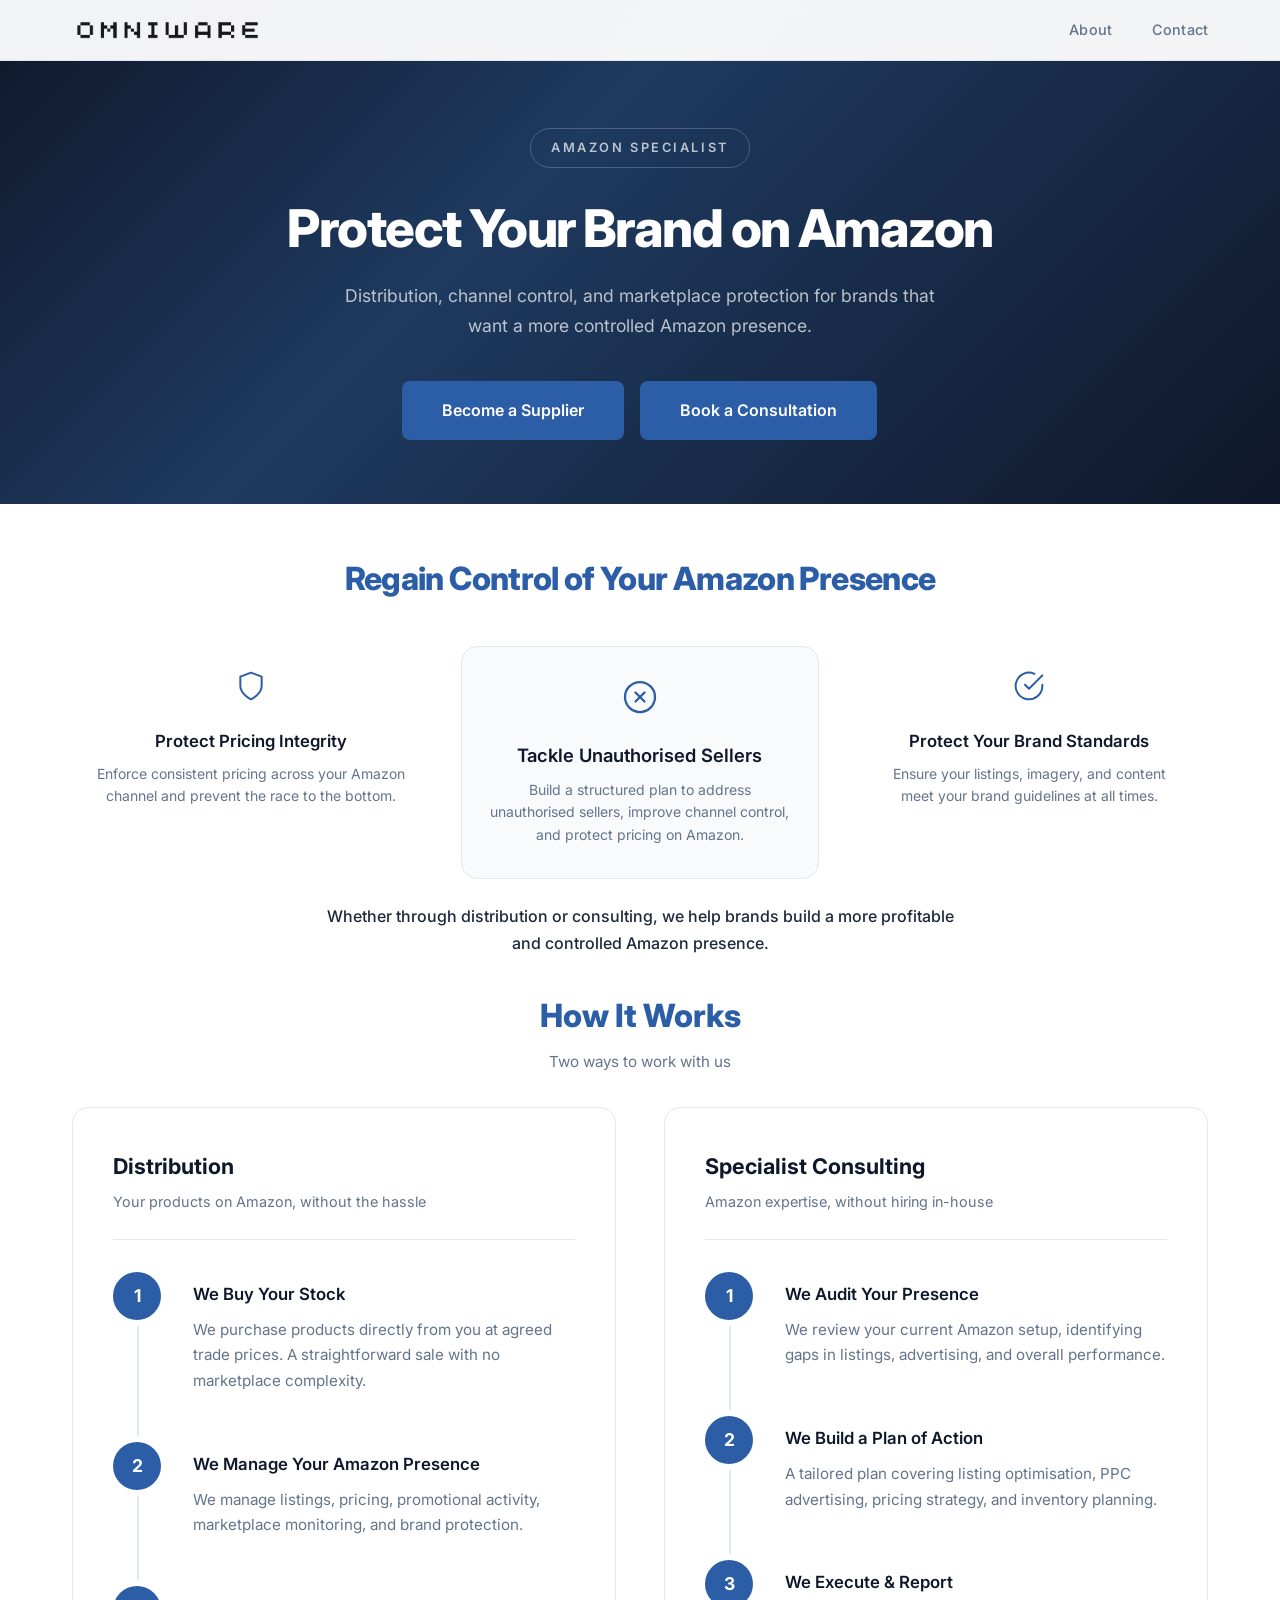
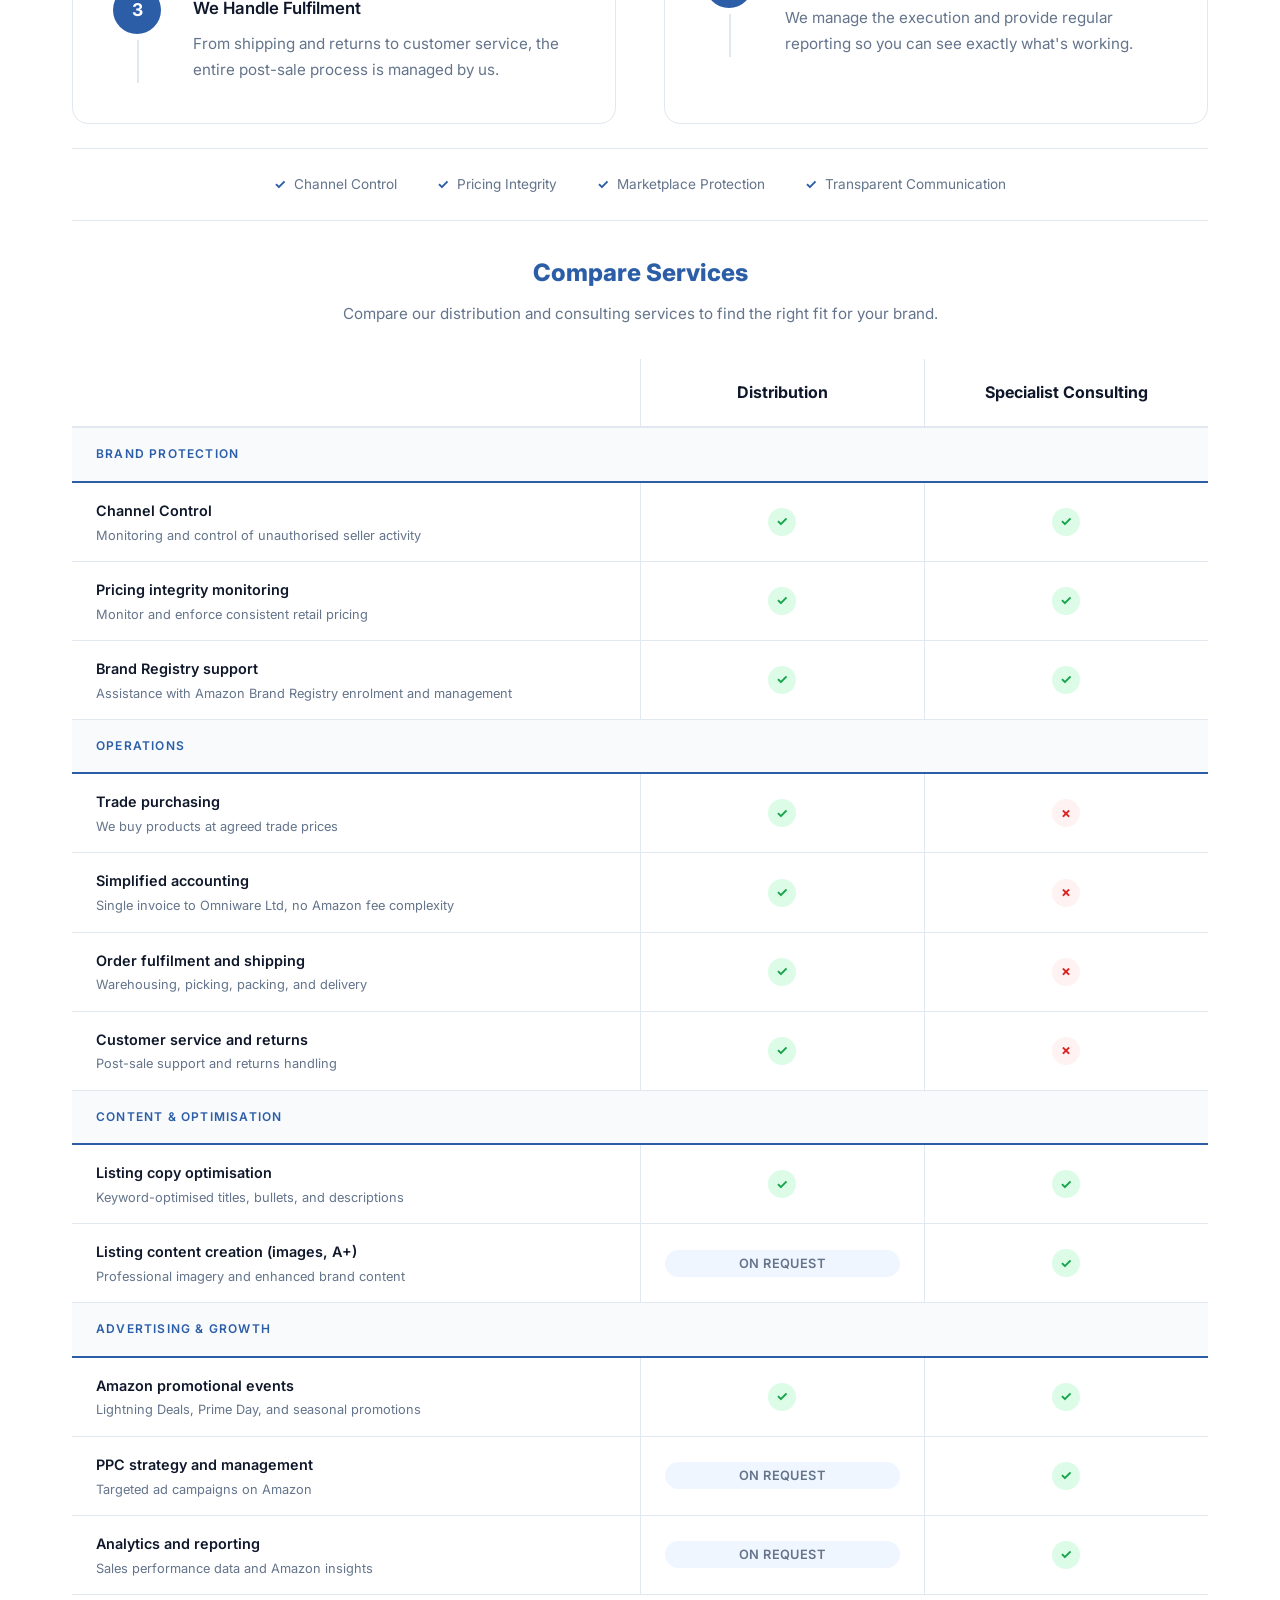
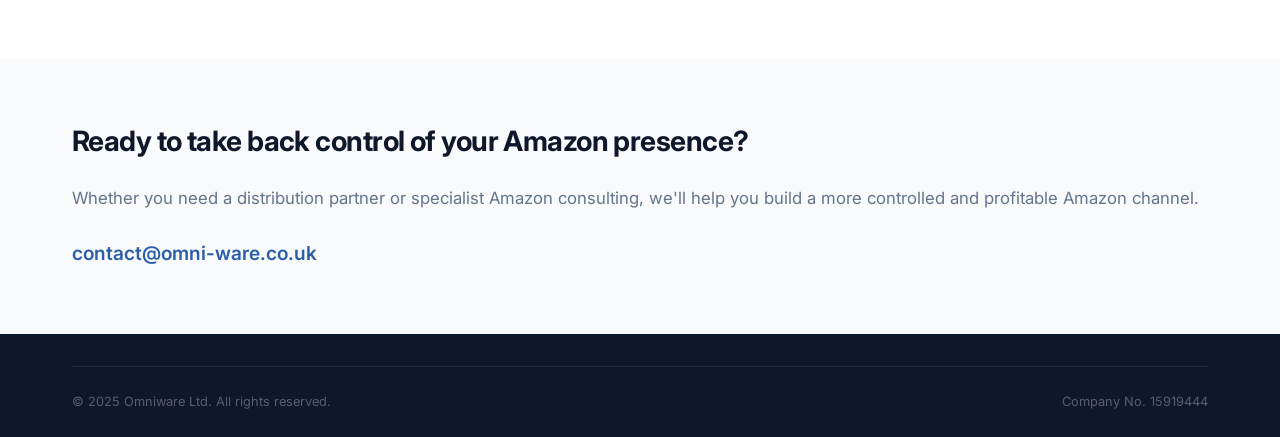
<file: index.html>
<!DOCTYPE html>
<html lang="en">
<head>
    <meta charset="UTF-8">
    <meta name="viewport" content="width=device-width, initial-scale=1.0">
    <meta name="description" content="Amazon distribution, channel control, marketplace protection and consulting services for brands looking to build a more controlled Amazon presence.">
    <title>Amazon Distribution &amp; Consulting Services | Omniware</title>
    <link rel="preconnect" href="https://fonts.googleapis.com">
    <link rel="preconnect" href="https://fonts.gstatic.com" crossorigin>
    <link href="https://fonts.googleapis.com/css2?family=Inter:wght@400;500;600;700;800&display=swap" rel="stylesheet">
    <link rel="stylesheet" href="styles.css">
    <script async src="https://www.googletagmanager.com/gtag/js?id=G-SCEK3YVJZV"></script>
    <script>
      window.dataLayer = window.dataLayer || [];
      function gtag(){dataLayer.push(arguments);}
      gtag('js', new Date());
      gtag('config', 'G-SCEK3YVJZV');
    </script>
</head>
<body>
    <header>
        <nav>
            <a href="index.html" class="logo"><img src="Logo.png" alt="Omniware"></a>
            <button class="nav-toggle" aria-label="Menu" onclick="document.querySelector('.nav-links').classList.toggle('nav-open')">
                <span></span><span></span><span></span>
            </button>
            <ul class="nav-links">
                <li><a href="about.html">About</a></li>
                <li><a href="#contact">Contact</a></li>
            </ul>
        </nav>
    </header>

    <main>
        <section class="hero">
            <div class="hero-overlay"></div>
            <div class="hero-content">
                <p class="hero-established">Amazon Specialist</p>
                <h1>Protect Your Brand on Amazon</h1>
                <p class="hero-sub">Distribution, channel control, and marketplace protection for brands that want a more controlled Amazon presence.</p>
                <div class="hero-buttons">
                    <a href="#contact" class="hero-cta">Become a Supplier</a>
                    <a href="#contact" class="hero-cta">Book a Consultation</a>
                </div>
            </div>
        </section>

        <section id="how-it-works" class="how-it-works">
            <div class="section-inner">
                <div class="section-header">
                    <p class="section-label">Regain Control of Your Amazon Presence</p>
                </div>
                <div class="control-section">
                    <div class="control-grid">
                        <div class="control-item">
                            <svg width="32" height="32" viewBox="0 0 24 24" fill="none" stroke="currentColor" stroke-width="1.5" stroke-linecap="round" stroke-linejoin="round"><path d="M12 22s8-4 8-10V5l-8-3-8 3v7c0 6 8 10 8 10z"/></svg>
                            <h4>Protect Pricing Integrity</h4>
                            <p>Enforce consistent pricing across your Amazon channel and prevent the race to the bottom.</p>
                        </div>
                        <div class="control-item control-item-primary">
                            <svg width="36" height="36" viewBox="0 0 24 24" fill="none" stroke="currentColor" stroke-width="1.5" stroke-linecap="round" stroke-linejoin="round"><circle cx="12" cy="12" r="10"/><line x1="15" y1="9" x2="9" y2="15"/><line x1="9" y1="9" x2="15" y2="15"/></svg>
                            <h4>Tackle Unauthorised Sellers</h4>
                            <p>Build a structured plan to address unauthorised sellers, improve channel control, and protect pricing on Amazon.</p>
                        </div>
                        <div class="control-item">
                            <svg width="32" height="32" viewBox="0 0 24 24" fill="none" stroke="currentColor" stroke-width="1.5" stroke-linecap="round" stroke-linejoin="round"><path d="M22 11.08V12a10 10 0 1 1-5.93-9.14"/><polyline points="22 4 12 14.01 9 11.01"/></svg>
                            <h4>Protect Your Brand Standards</h4>
                            <p>Ensure your listings, imagery, and content meet your brand guidelines at all times.</p>
                        </div>
                    </div>
                    <p class="control-footer">Whether through distribution or consulting, we help brands build a more profitable and controlled Amazon presence.</p>
                </div>
                <div class="how-it-works-sub">
                    <h3>How It Works</h3>
                    <p>Two ways to work with us</p>
                </div>
                <div class="two-track">
                    <div class="track">
                        <div class="track-header">
                            <h3>Distribution</h3>
                            <p class="track-subtitle">Your products on Amazon, without the hassle</p>
                        </div>
                        <div class="roadmap">
                            <div class="roadmap-line"></div>
                            <div class="roadmap-step">
                                <div class="roadmap-marker"><span class="step-number">1</span></div>
                                <div class="roadmap-content">
                                    <h4>We Buy Your Stock</h4>
                                    <p>We purchase products directly from you at agreed trade prices. A straightforward sale with no marketplace complexity.</p>
                                </div>
                            </div>
                            <div class="roadmap-step">
                                <div class="roadmap-marker"><span class="step-number">2</span></div>
                                <div class="roadmap-content">
                                    <h4>We Manage Your Amazon Presence</h4>
                                    <p>We manage listings, pricing, promotional activity, marketplace monitoring, and brand protection.</p>
                                </div>
                            </div>
                            <div class="roadmap-step">
                                <div class="roadmap-marker"><span class="step-number">3</span></div>
                                <div class="roadmap-content">
                                    <h4>We Handle Fulfilment</h4>
                                    <p>From shipping and returns to customer service, the entire post-sale process is managed by us.</p>
                                </div>
                            </div>
                        </div>
                    </div>
                    <div class="track">
                        <div class="track-header">
                            <h3>Specialist Consulting</h3>
                            <p class="track-subtitle">Amazon expertise, without hiring in-house</p>
                        </div>
                        <div class="roadmap">
                            <div class="roadmap-line"></div>
                            <div class="roadmap-step">
                                <div class="roadmap-marker"><span class="step-number">1</span></div>
                                <div class="roadmap-content">
                                    <h4>We Audit Your Presence</h4>
                                    <p>We review your current Amazon setup, identifying gaps in listings, advertising, and overall performance.</p>
                                </div>
                            </div>
                            <div class="roadmap-step">
                                <div class="roadmap-marker"><span class="step-number">2</span></div>
                                <div class="roadmap-content">
                                    <h4>We Build a Plan of Action</h4>
                                    <p>A tailored plan covering listing optimisation, PPC advertising, pricing strategy, and inventory planning.</p>
                                </div>
                            </div>
                            <div class="roadmap-step">
                                <div class="roadmap-marker"><span class="step-number">3</span></div>
                                <div class="roadmap-content">
                                    <h4>We Execute &amp; Report</h4>
                                    <p>We manage the execution and provide regular reporting so you can see exactly what's working.</p>
                                </div>
                            </div>
                        </div>
                    </div>
                </div>

                <div class="trust-bar">
                    <div class="trust-bar-items">
                        <span>Channel Control</span>
                        <span>Pricing Integrity</span>
                        <span>Marketplace Protection</span>
                        <span>Transparent Communication</span>
                    </div>
                </div>

                <div class="table-intro">
                    <h3>Compare Services</h3>
                    <p>Compare our distribution and consulting services to find the right fit for your brand.</p>
                </div>

                <div class="comparison-table-wrapper">
                    <table class="comparison-table">
                        <thead>
                            <tr>
                                <th></th>
                                <th>Distribution</th>
                                <th><span class="th-full">Specialist Consulting</span><span class="th-short">Consulting</span></th>
                            </tr>
                        </thead>
                        <tbody>
                            <tr class="comparison-group">
                                <td colspan="3">Brand Protection</td>
                            </tr>
                            <tr>
                                <td>
                                    <strong>Channel Control</strong>
                                    <span>Monitoring and control of unauthorised seller activity</span>
                                </td>
                                <td><span class="check">✓</span></td>
                                <td><span class="check">✓</span></td>
                            </tr>
                            <tr>
                                <td>
                                    <strong>Pricing integrity monitoring</strong>
                                    <span>Monitor and enforce consistent retail pricing</span>
                                </td>
                                <td><span class="check">✓</span></td>
                                <td><span class="check">✓</span></td>
                            </tr>
                            <tr>
                                <td>
                                    <strong>Brand Registry support</strong>
                                    <span>Assistance with Amazon Brand Registry enrolment and management</span>
                                </td>
                                <td><span class="check">✓</span></td>
                                <td><span class="check">✓</span></td>
                            </tr>
                            <tr class="comparison-group">
                                <td colspan="3">Operations</td>
                            </tr>
                            <tr>
                                <td>
                                    <strong>Trade purchasing</strong>
                                    <span>We buy products at agreed trade prices</span>
                                </td>
                                <td><span class="check">✓</span></td>
                                <td><span class="cross">✗</span></td>
                            </tr>
                            <tr>
                                <td>
                                    <strong>Simplified accounting</strong>
                                    <span>Single invoice to Omniware Ltd, no Amazon fee complexity</span>
                                </td>
                                <td><span class="check">✓</span></td>
                                <td><span class="cross">✗</span></td>
                            </tr>
                            <tr>
                                <td>
                                    <strong>Order fulfilment and shipping</strong>
                                    <span>Warehousing, picking, packing, and delivery</span>
                                </td>
                                <td><span class="check">✓</span></td>
                                <td><span class="cross">✗</span></td>
                            </tr>
                            <tr>
                                <td>
                                    <strong>Customer service and returns</strong>
                                    <span>Post-sale support and returns handling</span>
                                </td>
                                <td><span class="check">✓</span></td>
                                <td><span class="cross">✗</span></td>
                            </tr>
                            <tr class="comparison-group">
                                <td colspan="3">Content &amp; Optimisation</td>
                            </tr>
                            <tr>
                                <td>
                                    <strong>Listing copy optimisation</strong>
                                    <span>Keyword-optimised titles, bullets, and descriptions</span>
                                </td>
                                <td><span class="check">✓</span></td>
                                <td><span class="check">✓</span></td>
                            </tr>
                            <tr>
                                <td>
                                    <strong>Listing content creation (images, A+)</strong>
                                    <span>Professional imagery and enhanced brand content</span>
                                </td>
                                <td><span class="on-request" onclick="document.getElementById('info-modal').style.display='flex'" ontouchend="event.preventDefault();document.getElementById('info-modal').style.display='flex'" title="Available on request">On request</span></td>
                                <td><span class="check">✓</span></td>
                            </tr>
                            <tr class="comparison-group">
                                <td colspan="3">Advertising &amp; Growth</td>
                            </tr>
                            <tr>
                                <td>
                                    <strong>Amazon promotional events</strong>
                                    <span>Lightning Deals, Prime Day, and seasonal promotions</span>
                                </td>
                                <td><span class="check">✓</span></td>
                                <td><span class="check">✓</span></td>
                            </tr>
                            <tr>
                                <td>
                                    <strong>PPC strategy and management</strong>
                                    <span>Targeted ad campaigns on Amazon</span>
                                </td>
                                <td><span class="on-request" onclick="document.getElementById('info-modal').style.display='flex'" ontouchend="event.preventDefault();document.getElementById('info-modal').style.display='flex'" title="Available on request">On request</span></td>
                                <td><span class="check">✓</span></td>
                            </tr>
                            <tr>
                                <td>
                                    <strong>Analytics and reporting</strong>
                                    <span>Sales performance data and Amazon insights</span>
                                </td>
                                <td><span class="on-request" onclick="document.getElementById('info-modal').style.display='flex'" ontouchend="event.preventDefault();document.getElementById('info-modal').style.display='flex'" title="Available on request">On request</span></td>
                                <td><span class="check">✓</span></td>
                            </tr>
                        </tbody>
                    </table>
                </div>
            </div>
        </section>



        <section id="contact" class="contact">
            <div class="section-inner">
                <div class="contact-centered">
                    <h2>Ready to take back control of your Amazon presence?</h2>
                    <p>Whether you need a distribution partner or specialist Amazon consulting, we'll help you build a more controlled and profitable Amazon channel.</p>
                    <a href="mailto:contact@omni-ware.co.uk" class="contact-email">contact@omni-ware.co.uk</a>
                </div>
            </div>
        </section>
    </main>

    <footer>
        <div class="footer-inner">
            <div class="footer-bottom">
                <p>&copy; 2025 Omniware Ltd. All rights reserved.</p>
                <p>Company No. 15919444</p>
            </div>
        </div>
    </footer>
    <div id="info-modal" class="info-modal" onclick="this.style.display='none'" style="display:none;">
        <div class="info-modal-content" onclick="event.stopPropagation()">
            <p>Available on request</p>
            <p class="info-modal-sub">This service is not included as standard but can be discussed as part of a tailored partnership.</p>
            <button onclick="document.getElementById('info-modal').style.display='none'">Close</button>
        </div>
    </div>
</body>
</html>
</file>
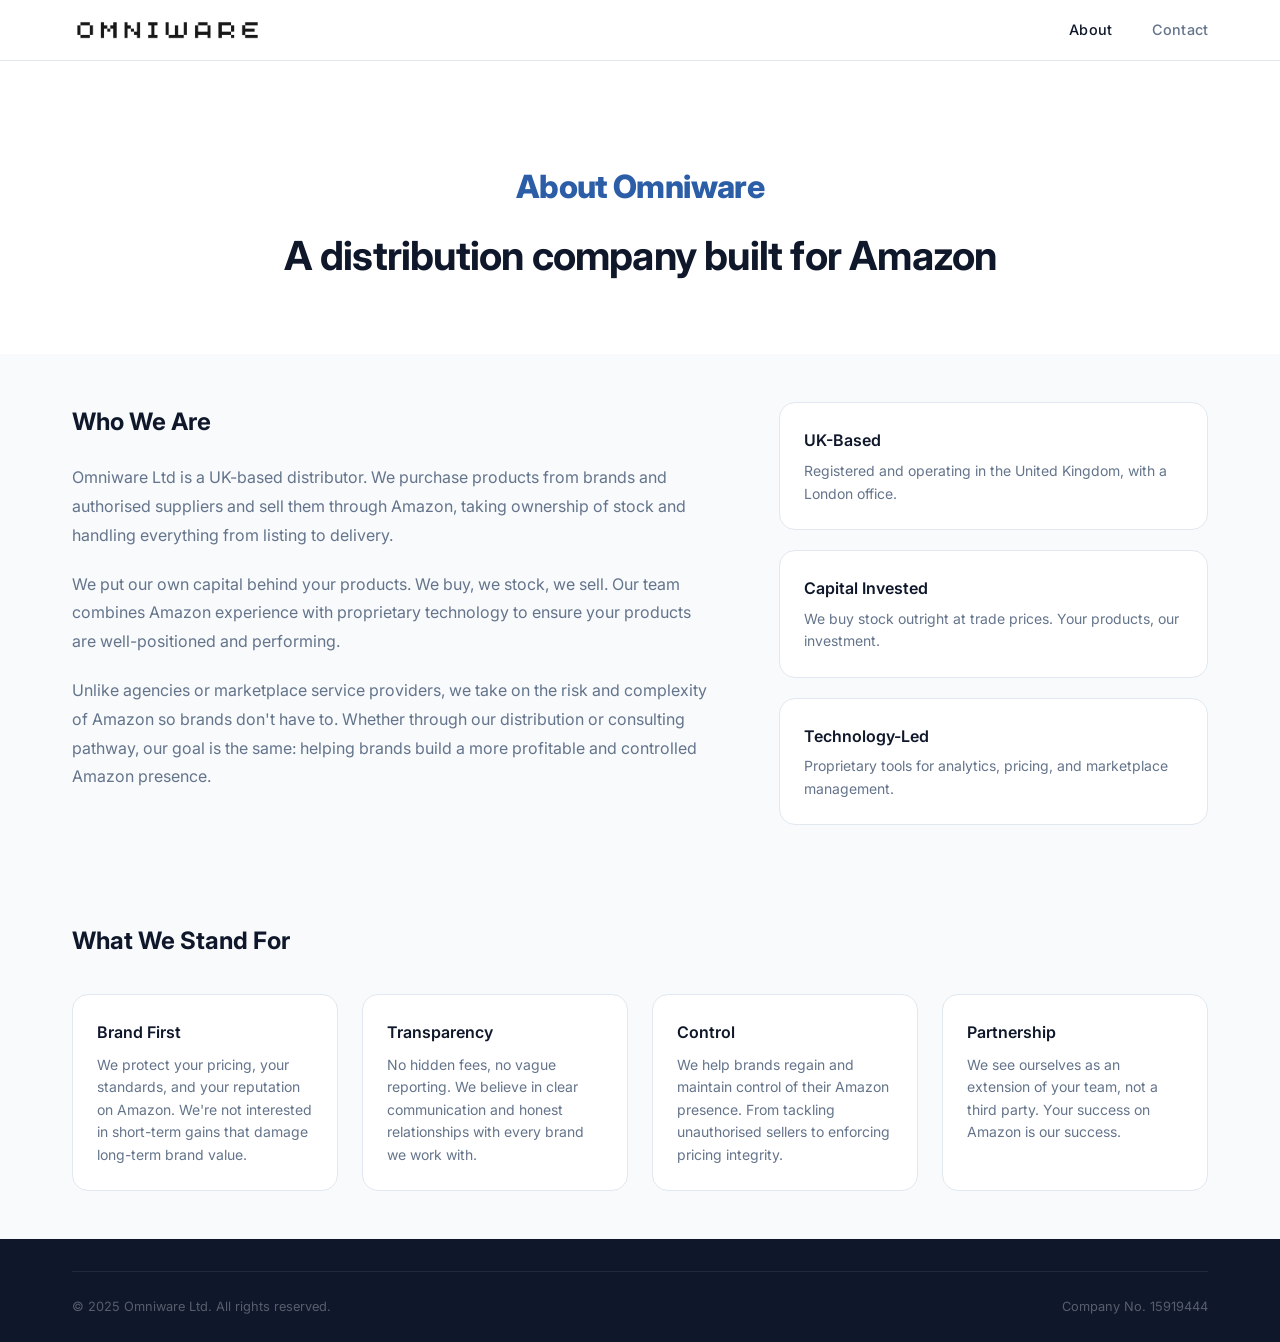
<file: about.html>
<!DOCTYPE html>
<html lang="en">
<head>
    <meta charset="UTF-8">
    <meta name="viewport" content="width=device-width, initial-scale=1.0">
    <meta name="description" content="About Omniware Ltd — Amazon distribution, channel control, and consulting services for brands looking to build a more controlled Amazon presence.">
    <title>About Us | Omniware Ltd</title>
    <link rel="preconnect" href="https://fonts.googleapis.com">
    <link rel="preconnect" href="https://fonts.gstatic.com" crossorigin>
    <link href="https://fonts.googleapis.com/css2?family=Inter:wght@400;500;600;700;800&display=swap" rel="stylesheet">
    <link rel="stylesheet" href="styles.css">
    <script async src="https://www.googletagmanager.com/gtag/js?id=G-SCEK3YVJZV"></script>
    <script>
      window.dataLayer = window.dataLayer || [];
      function gtag(){dataLayer.push(arguments);}
      gtag('js', new Date());
      gtag('config', 'G-SCEK3YVJZV');
    </script>
</head>
<body>
    <header>
        <nav>
            <a href="index.html" class="logo"><img src="Logo.png" alt="Omniware"></a>
            <button class="nav-toggle" aria-label="Menu" onclick="document.querySelector('.nav-links').classList.toggle('nav-open')">
                <span></span><span></span><span></span>
            </button>
            <ul class="nav-links">
                <li><a href="about.html" class="nav-active">About</a></li>
                <li><a href="index.html#contact">Contact</a></li>
            </ul>
        </nav>
    </header>

    <main>
        <section class="about-hero">
            <div class="section-inner">
                <p class="section-label">About Omniware</p>
                <h1>A distribution company built for Amazon</h1>
            </div>
        </section>

        <section class="about-intro">
            <div class="section-inner">
                <div class="about-intro-grid">
                    <div class="about-intro-text">
                        <h2>Who We Are</h2>
                        <p>Omniware Ltd is a UK-based distributor. We purchase products from brands and authorised suppliers and sell them through Amazon, taking ownership of stock and handling everything from listing to delivery.</p>
                        <p>We put our own capital behind your products. We buy, we stock, we sell. Our team combines Amazon experience with proprietary technology to ensure your products are well-positioned and performing.</p>
                        <p>Unlike agencies or marketplace service providers, we take on the risk and complexity of Amazon so brands don't have to. Whether through our distribution or consulting pathway, our goal is the same: helping brands build a more profitable and controlled Amazon presence.</p>
                    </div>
                    <div class="about-intro-details">
                        <div class="about-detail-card">
                            <h3>UK-Based</h3>
                            <p>Registered and operating in the United Kingdom, with a London office.</p>
                        </div>
                        <div class="about-detail-card">
                            <h3>Capital Invested</h3>
                            <p>We buy stock outright at trade prices. Your products, our investment.</p>
                        </div>
                        <div class="about-detail-card">
                            <h3>Technology-Led</h3>
                            <p>Proprietary tools for analytics, pricing, and marketplace management.</p>
                        </div>
                    </div>
                </div>
            </div>
        </section>


        <section class="about-values">
            <div class="section-inner">
                <h2>What We Stand For</h2>
                <div class="values-grid">
                    <div class="value-item">
                        <h3>Brand First</h3>
                        <p>We protect your pricing, your standards, and your reputation on Amazon. We're not interested in short-term gains that damage long-term brand value.</p>
                    </div>
                    <div class="value-item">
                        <h3>Transparency</h3>
                        <p>No hidden fees, no vague reporting. We believe in clear communication and honest relationships with every brand we work with.</p>
                    </div>
                    <div class="value-item">
                        <h3>Control</h3>
                        <p>We help brands regain and maintain control of their Amazon presence. From tackling unauthorised sellers to enforcing pricing integrity.</p>
                    </div>
                    <div class="value-item">
                        <h3>Partnership</h3>
                        <p>We see ourselves as an extension of your team, not a third party. Your success on Amazon is our success.</p>
                    </div>
                </div>
            </div>
        </section>

    </main>

    <footer>
        <div class="footer-inner">
            <div class="footer-bottom">
                <p>&copy; 2025 Omniware Ltd. All rights reserved.</p>
                <p>Company No. 15919444</p>
            </div>
        </div>
    </footer>
</body>
</html>
</file>
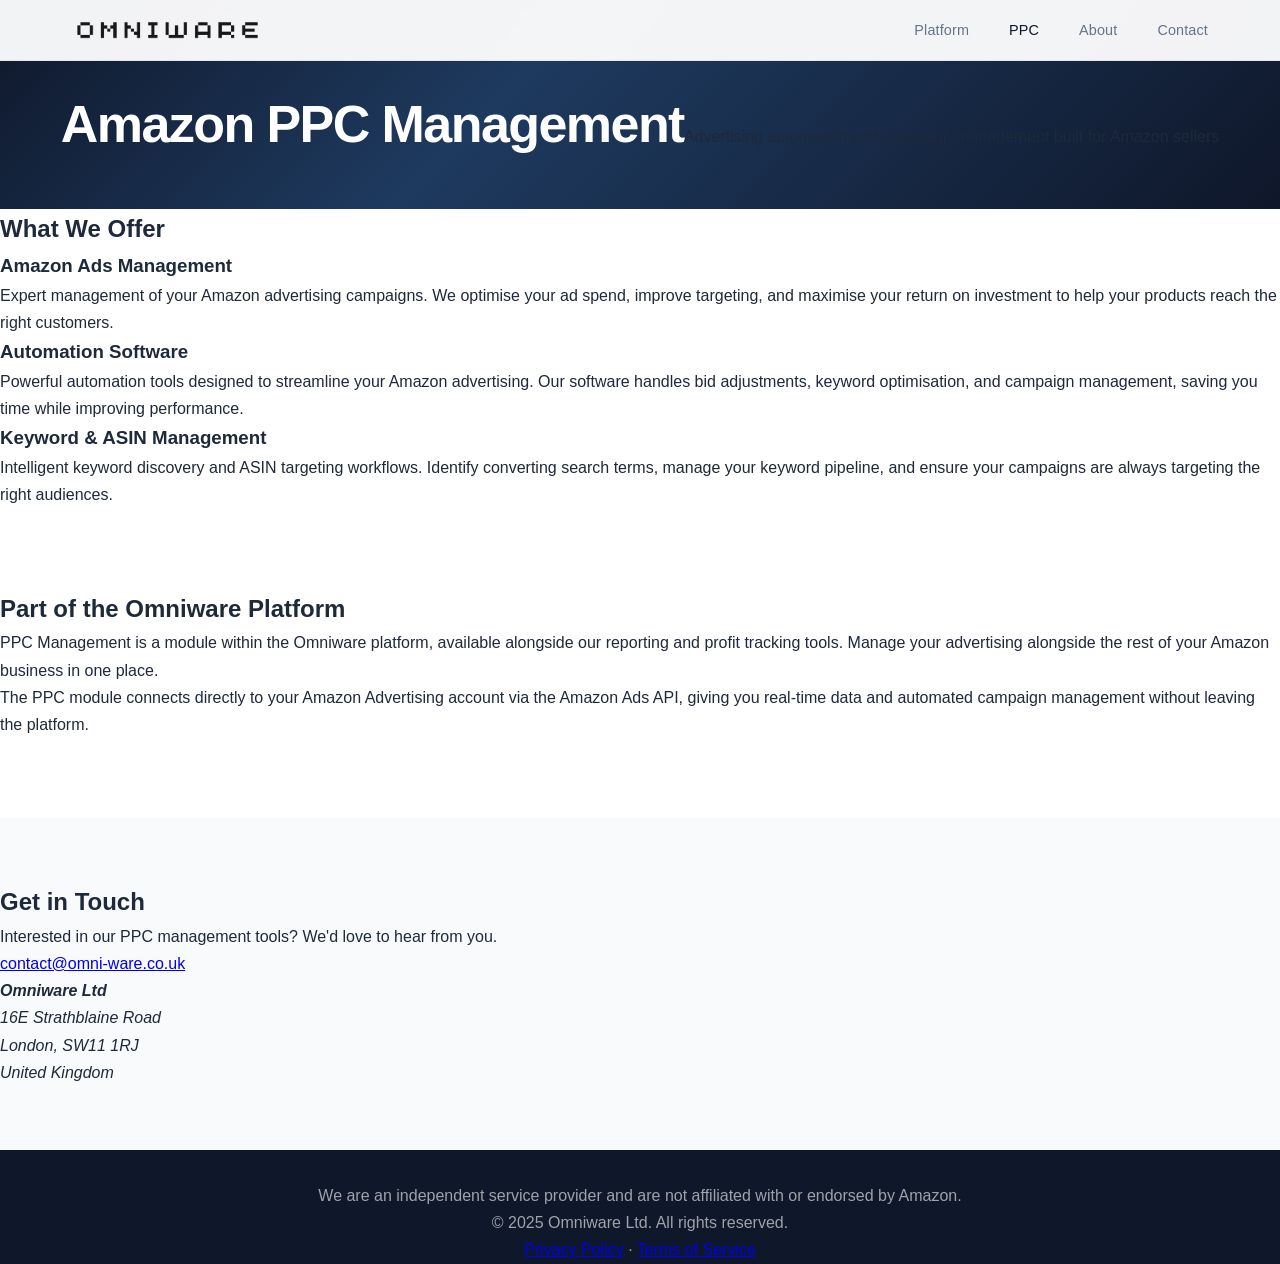
<file: ppc.html>
<!DOCTYPE html>
<html lang="en">
<head>
    <meta charset="UTF-8">
    <meta name="viewport" content="width=device-width, initial-scale=1.0">
    <meta name="description" content="Omniware PPC - Amazon advertising management and automation software. Optimise your ad spend, automate bid adjustments, and manage campaigns at scale.">
    <title>PPC Management | Omniware Ltd</title>
    <link rel="stylesheet" href="styles.css">
</head>
<body>
    <header>
        <nav>
            <a href="index.html" class="logo"><img src="Logo.png" alt="Omniware"></a>
            <ul class="nav-links">
                <li><a href="index.html#platform">Platform</a></li>
                <li><a href="ppc.html" class="nav-active">PPC</a></li>
                <li><a href="index.html#about">About</a></li>
                <li><a href="index.html#contact">Contact</a></li>
            </ul>
        </nav>
    </header>

    <main>
        <section class="hero">
            <h1>Amazon PPC Management</h1>
            <p class="tagline">Advertising automation and campaign management built for Amazon sellers</p>
        </section>

        <section id="services" class="services">
            <h2>What We Offer</h2>
            <div class="services-grid">
                <div class="service-card">
                    <h3>Amazon Ads Management</h3>
                    <p>Expert management of your Amazon advertising campaigns. We optimise your ad spend, improve targeting, and maximise your return on investment to help your products reach the right customers.</p>
                </div>
                <div class="service-card">
                    <h3>Automation Software</h3>
                    <p>Powerful automation tools designed to streamline your Amazon advertising. Our software handles bid adjustments, keyword optimisation, and campaign management, saving you time while improving performance.</p>
                </div>
                <div class="service-card">
                    <h3>Keyword & ASIN Management</h3>
                    <p>Intelligent keyword discovery and ASIN targeting workflows. Identify converting search terms, manage your keyword pipeline, and ensure your campaigns are always targeting the right audiences.</p>
                </div>
            </div>
        </section>

        <section class="about">
            <h2>Part of the Omniware Platform</h2>
            <p>PPC Management is a module within the Omniware platform, available alongside our reporting and profit tracking tools. Manage your advertising alongside the rest of your Amazon business in one place.</p>
            <p>The PPC module connects directly to your Amazon Advertising account via the Amazon Ads API, giving you real-time data and automated campaign management without leaving the platform.</p>
        </section>

        <section id="contact" class="contact">
            <h2>Get in Touch</h2>
            <p>Interested in our PPC management tools? We'd love to hear from you.</p>
            <p class="email"><a href="mailto:contact@omni-ware.co.uk">contact@omni-ware.co.uk</a></p>
            <address>
                <p><strong>Omniware Ltd</strong></p>
                <p>16E Strathblaine Road</p>
                <p>London, SW11 1RJ</p>
                <p>United Kingdom</p>
            </address>
        </section>
    </main>

    <footer>
        <div class="footer-content">
            <p class="disclaimer">We are an independent service provider and are not affiliated with or endorsed by Amazon.</p>
            <p>&copy; 2025 Omniware Ltd. All rights reserved.</p>
            <p>
                <a href="privacy.html">Privacy Policy</a>
                <span class="footer-sep">&middot;</span>
                <a href="terms.html">Terms of Service</a>
            </p>
        </div>
    </footer>
</body>
</html>
</file>
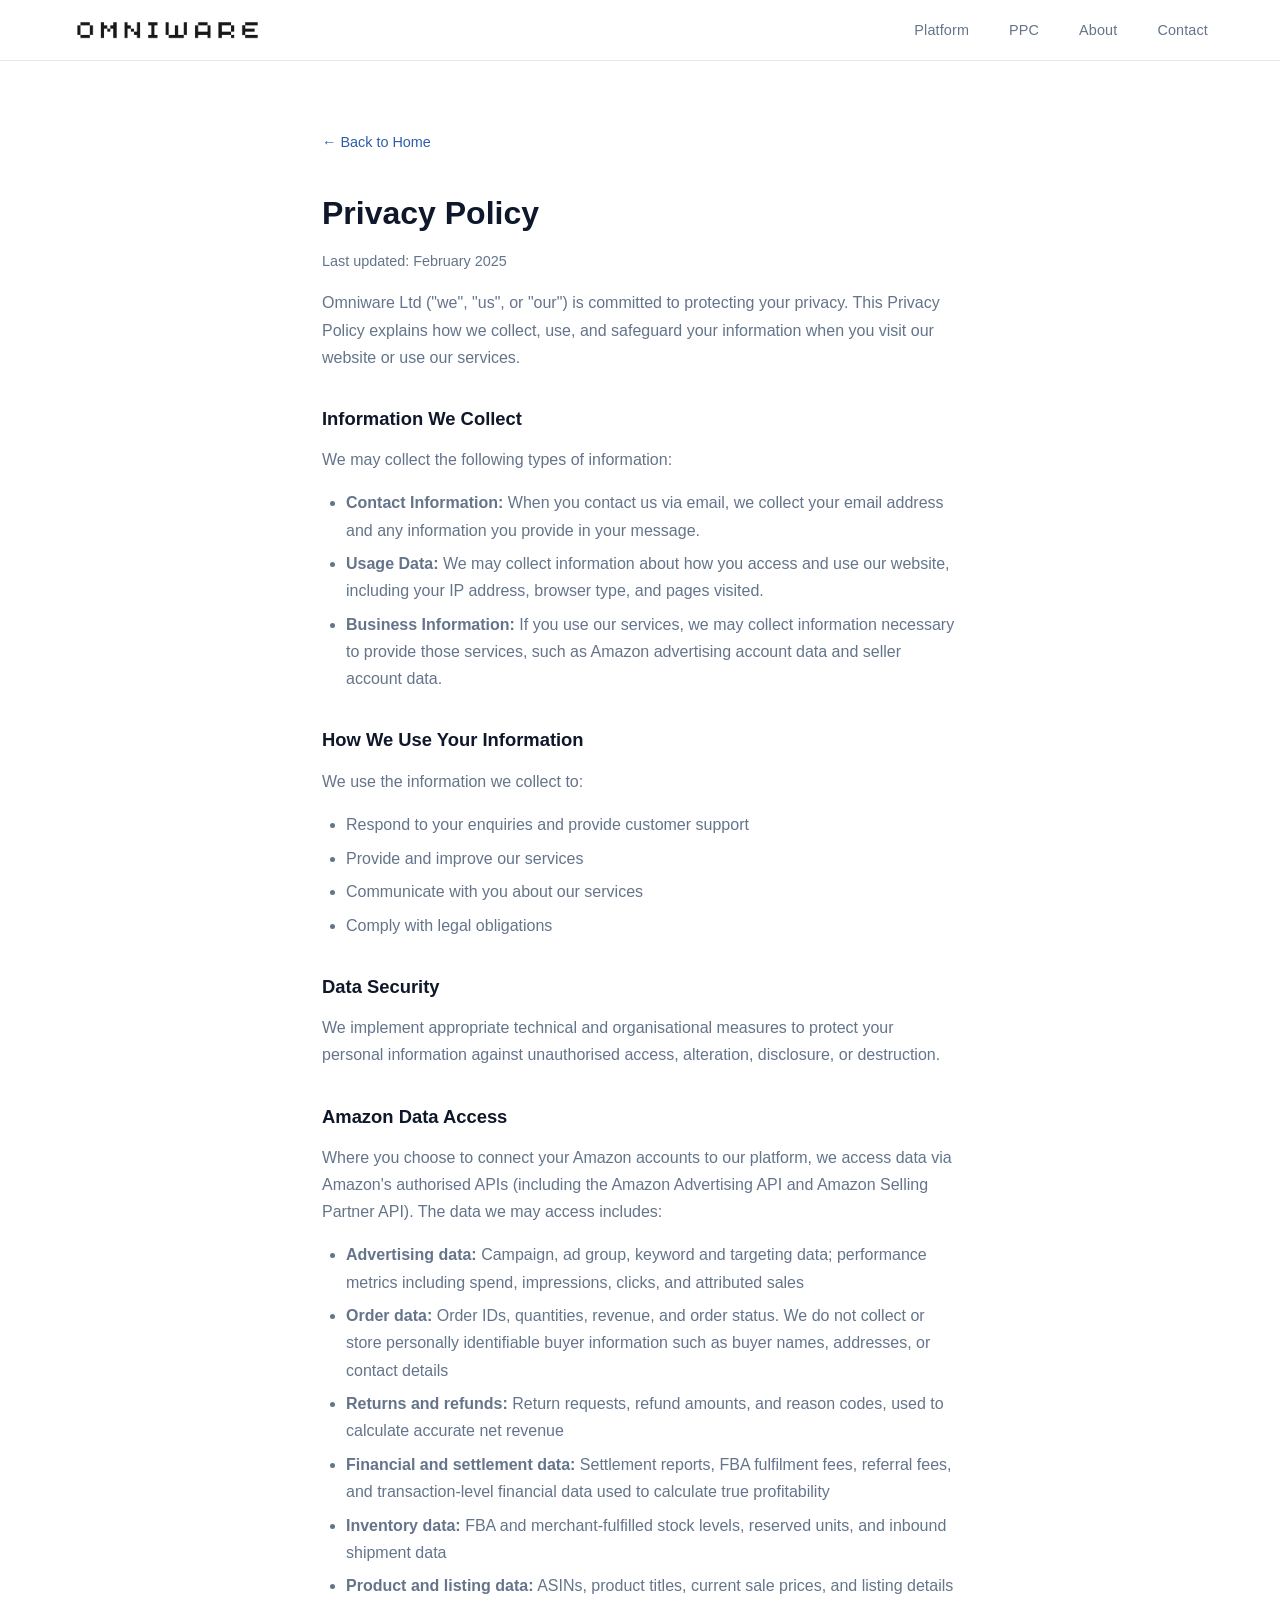
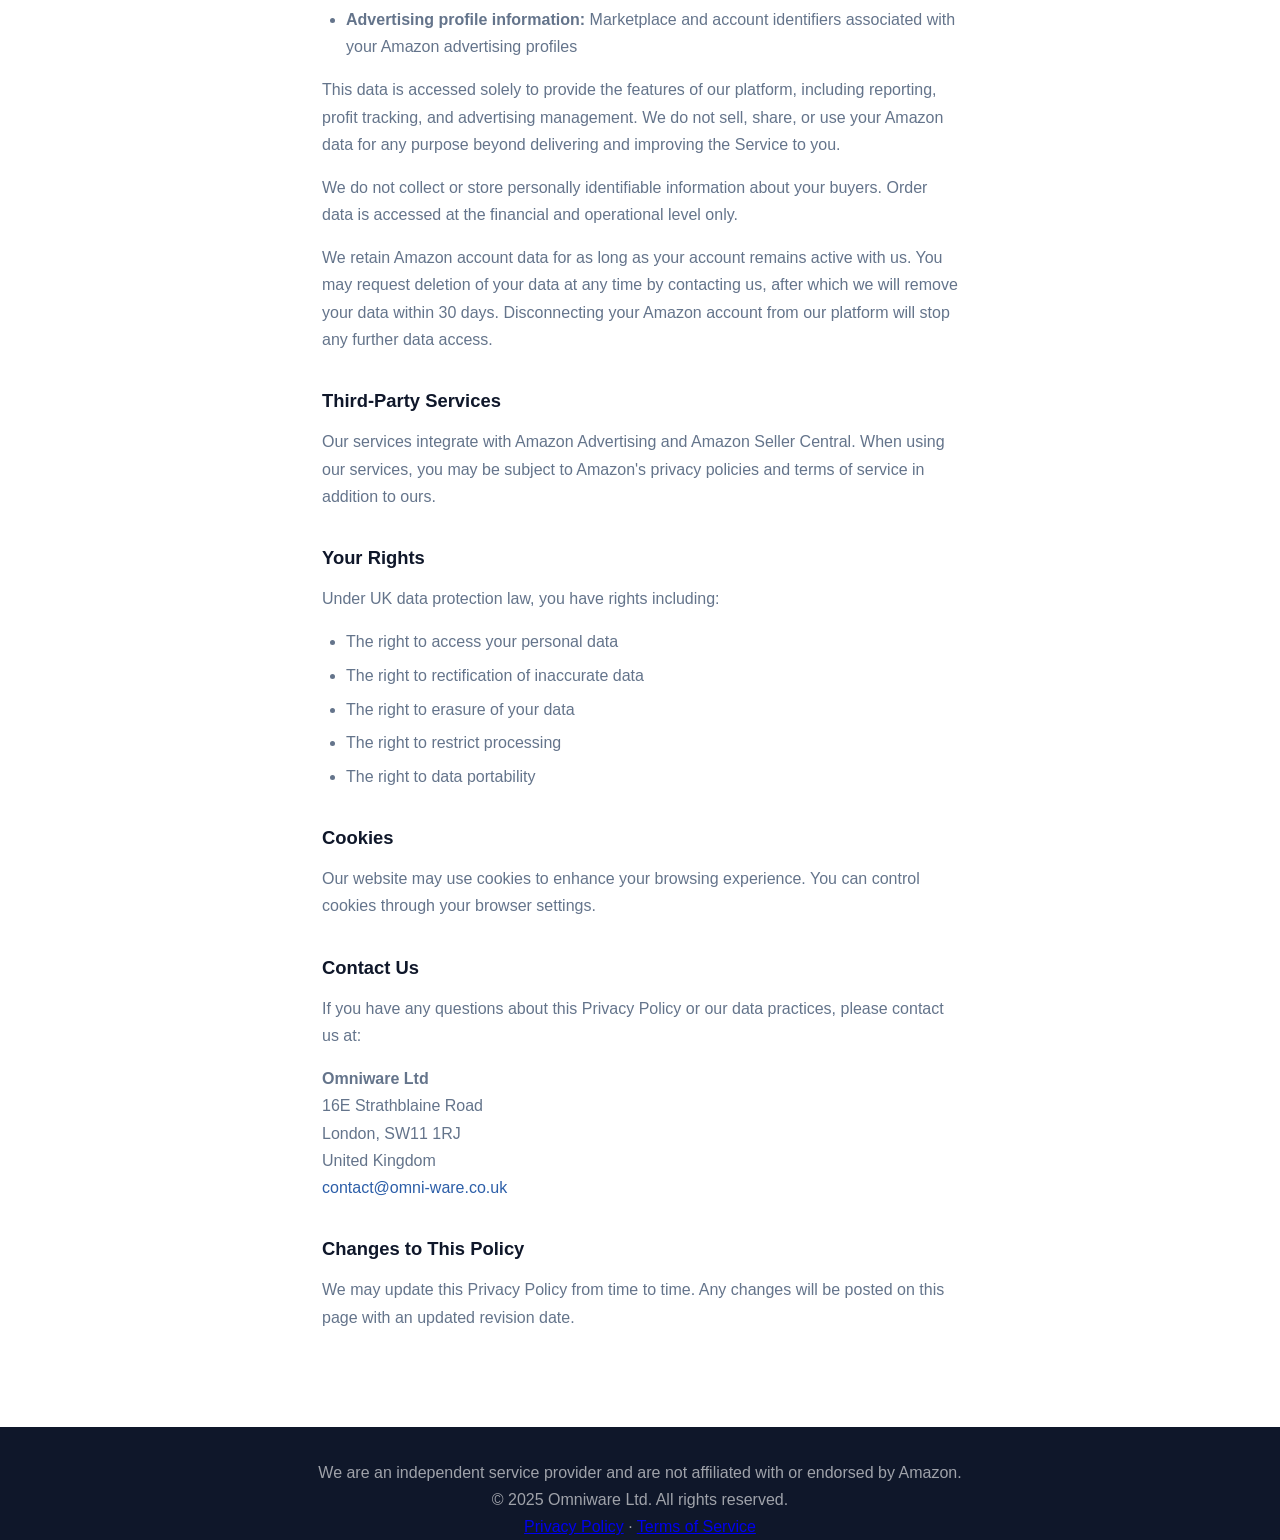
<file: privacy.html>
<!DOCTYPE html>
<html lang="en">
<head>
    <meta charset="UTF-8">
    <meta name="viewport" content="width=device-width, initial-scale=1.0">
    <meta name="description" content="Privacy Policy - Omniware Ltd">
    <title>Privacy Policy | Omniware Ltd</title>
    <link rel="stylesheet" href="styles.css">
</head>
<body>
    <header>
        <nav>
            <a href="index.html" class="logo"><img src="Logo.png" alt="Omniware"></a>
            <ul class="nav-links">
                <li><a href="index.html#platform">Platform</a></li>
                <li><a href="ppc.html">PPC</a></li>
                <li><a href="index.html#about">About</a></li>
                <li><a href="index.html#contact">Contact</a></li>
            </ul>
        </nav>
    </header>

    <main>
        <div class="policy-container">
            <a href="index.html" class="back-link">&larr; Back to Home</a>

            <h1>Privacy Policy</h1>
            <p class="policy-date">Last updated: February 2025</p>

            <p>Omniware Ltd ("we", "us", or "our") is committed to protecting your privacy. This Privacy Policy explains how we collect, use, and safeguard your information when you visit our website or use our services.</p>

            <h2>Information We Collect</h2>
            <p>We may collect the following types of information:</p>
            <ul>
                <li><strong>Contact Information:</strong> When you contact us via email, we collect your email address and any information you provide in your message.</li>
                <li><strong>Usage Data:</strong> We may collect information about how you access and use our website, including your IP address, browser type, and pages visited.</li>
                <li><strong>Business Information:</strong> If you use our services, we may collect information necessary to provide those services, such as Amazon advertising account data and seller account data.</li>
            </ul>

            <h2>How We Use Your Information</h2>
            <p>We use the information we collect to:</p>
            <ul>
                <li>Respond to your enquiries and provide customer support</li>
                <li>Provide and improve our services</li>
                <li>Communicate with you about our services</li>
                <li>Comply with legal obligations</li>
            </ul>

            <h2>Data Security</h2>
            <p>We implement appropriate technical and organisational measures to protect your personal information against unauthorised access, alteration, disclosure, or destruction.</p>

            <h2>Amazon Data Access</h2>
            <p>Where you choose to connect your Amazon accounts to our platform, we access data via Amazon's authorised APIs (including the Amazon Advertising API and Amazon Selling Partner API). The data we may access includes:</p>
            <ul>
                <li><strong>Advertising data:</strong> Campaign, ad group, keyword and targeting data; performance metrics including spend, impressions, clicks, and attributed sales</li>
                <li><strong>Order data:</strong> Order IDs, quantities, revenue, and order status. We do not collect or store personally identifiable buyer information such as buyer names, addresses, or contact details</li>
                <li><strong>Returns and refunds:</strong> Return requests, refund amounts, and reason codes, used to calculate accurate net revenue</li>
                <li><strong>Financial and settlement data:</strong> Settlement reports, FBA fulfilment fees, referral fees, and transaction-level financial data used to calculate true profitability</li>
                <li><strong>Inventory data:</strong> FBA and merchant-fulfilled stock levels, reserved units, and inbound shipment data</li>
                <li><strong>Product and listing data:</strong> ASINs, product titles, current sale prices, and listing details</li>
                <li><strong>Advertising profile information:</strong> Marketplace and account identifiers associated with your Amazon advertising profiles</li>
            </ul>
            <p>This data is accessed solely to provide the features of our platform, including reporting, profit tracking, and advertising management. We do not sell, share, or use your Amazon data for any purpose beyond delivering and improving the Service to you.</p>
            <p>We do not collect or store personally identifiable information about your buyers. Order data is accessed at the financial and operational level only.</p>
            <p>We retain Amazon account data for as long as your account remains active with us. You may request deletion of your data at any time by contacting us, after which we will remove your data within 30 days. Disconnecting your Amazon account from our platform will stop any further data access.</p>

            <h2>Third-Party Services</h2>
            <p>Our services integrate with Amazon Advertising and Amazon Seller Central. When using our services, you may be subject to Amazon's privacy policies and terms of service in addition to ours.</p>

            <h2>Your Rights</h2>
            <p>Under UK data protection law, you have rights including:</p>
            <ul>
                <li>The right to access your personal data</li>
                <li>The right to rectification of inaccurate data</li>
                <li>The right to erasure of your data</li>
                <li>The right to restrict processing</li>
                <li>The right to data portability</li>
            </ul>

            <h2>Cookies</h2>
            <p>Our website may use cookies to enhance your browsing experience. You can control cookies through your browser settings.</p>

            <h2>Contact Us</h2>
            <p>If you have any questions about this Privacy Policy or our data practices, please contact us at:</p>
            <p>
                <strong>Omniware Ltd</strong><br>
                16E Strathblaine Road<br>
                London, SW11 1RJ<br>
                United Kingdom<br>
                <a href="mailto:contact@omni-ware.co.uk">contact@omni-ware.co.uk</a>
            </p>

            <h2>Changes to This Policy</h2>
            <p>We may update this Privacy Policy from time to time. Any changes will be posted on this page with an updated revision date.</p>
        </div>
    </main>

    <footer>
        <div class="footer-content">
            <p class="disclaimer">We are an independent service provider and are not affiliated with or endorsed by Amazon.</p>
            <p>&copy; 2025 Omniware Ltd. All rights reserved.</p>
            <p>
                <a href="privacy.html">Privacy Policy</a>
                <span class="footer-sep">&middot;</span>
                <a href="terms.html">Terms of Service</a>
            </p>
        </div>
    </footer>
</body>
</html>
</file>
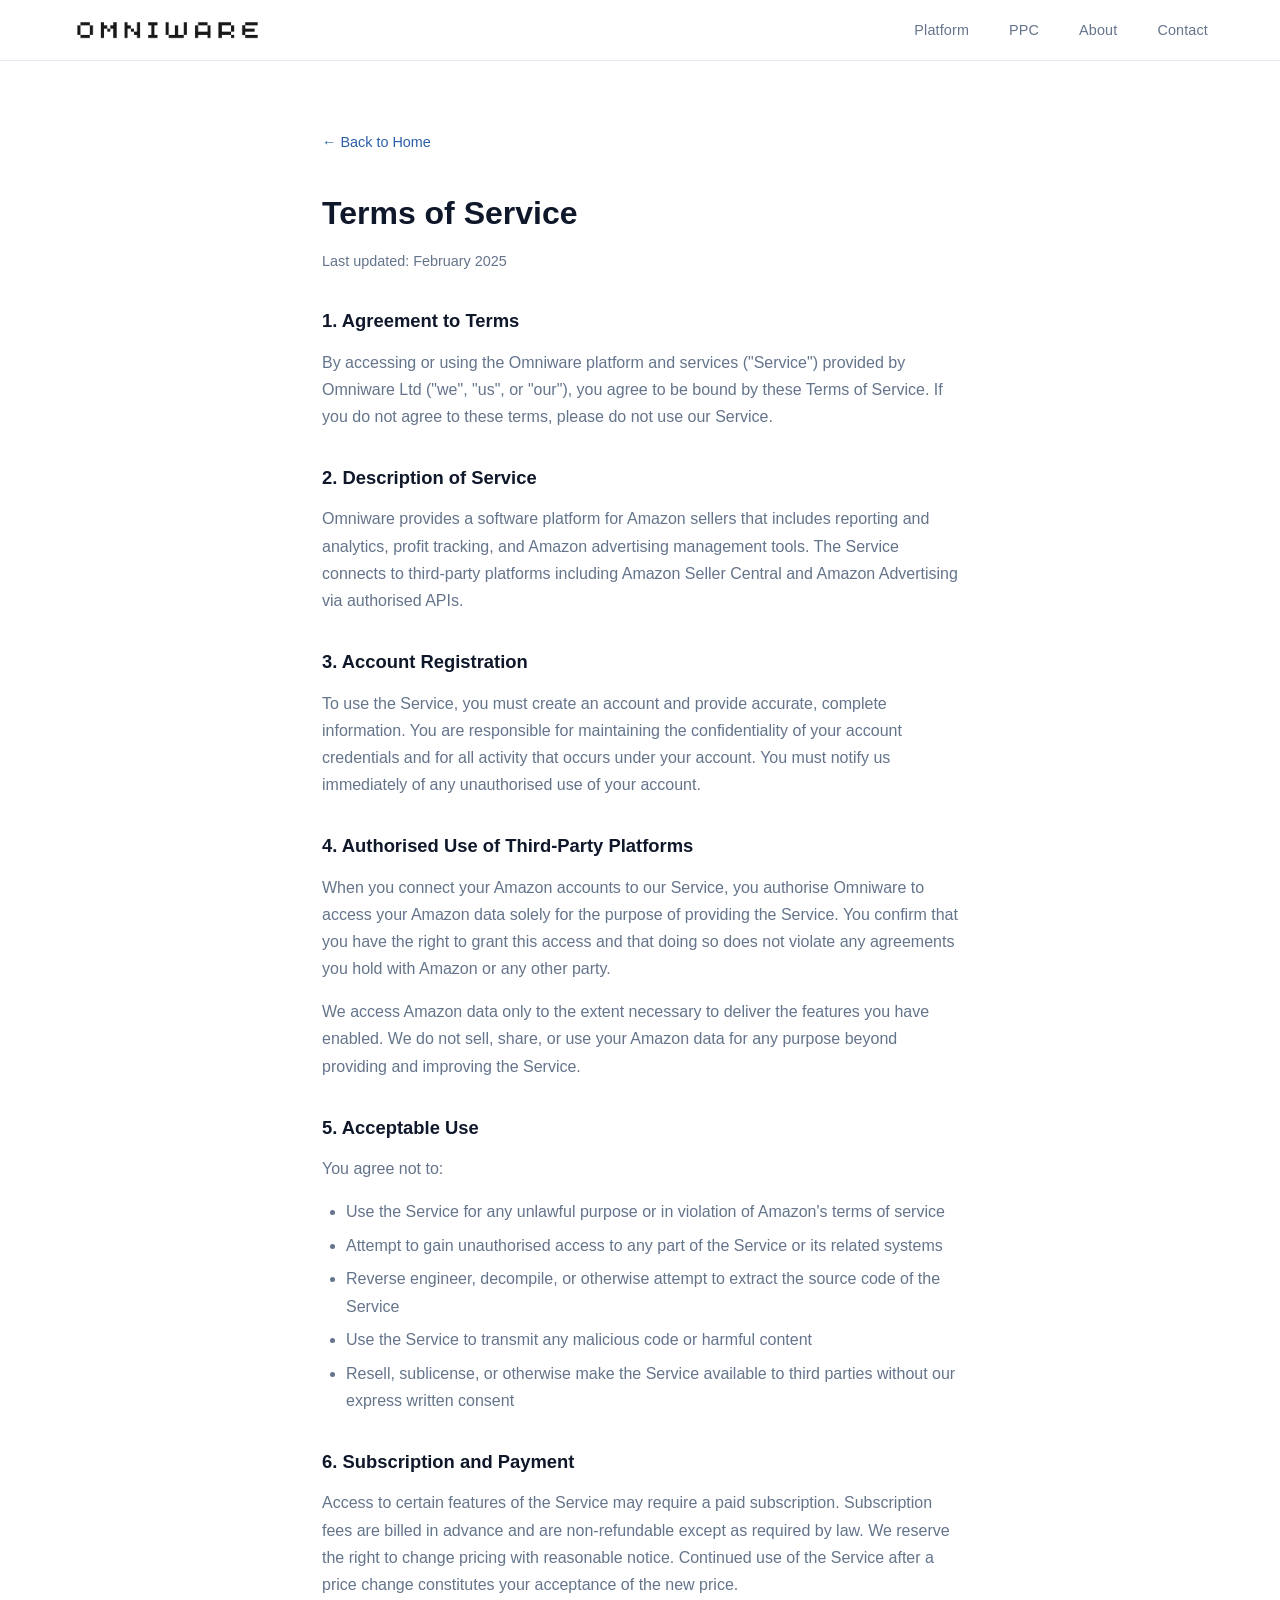
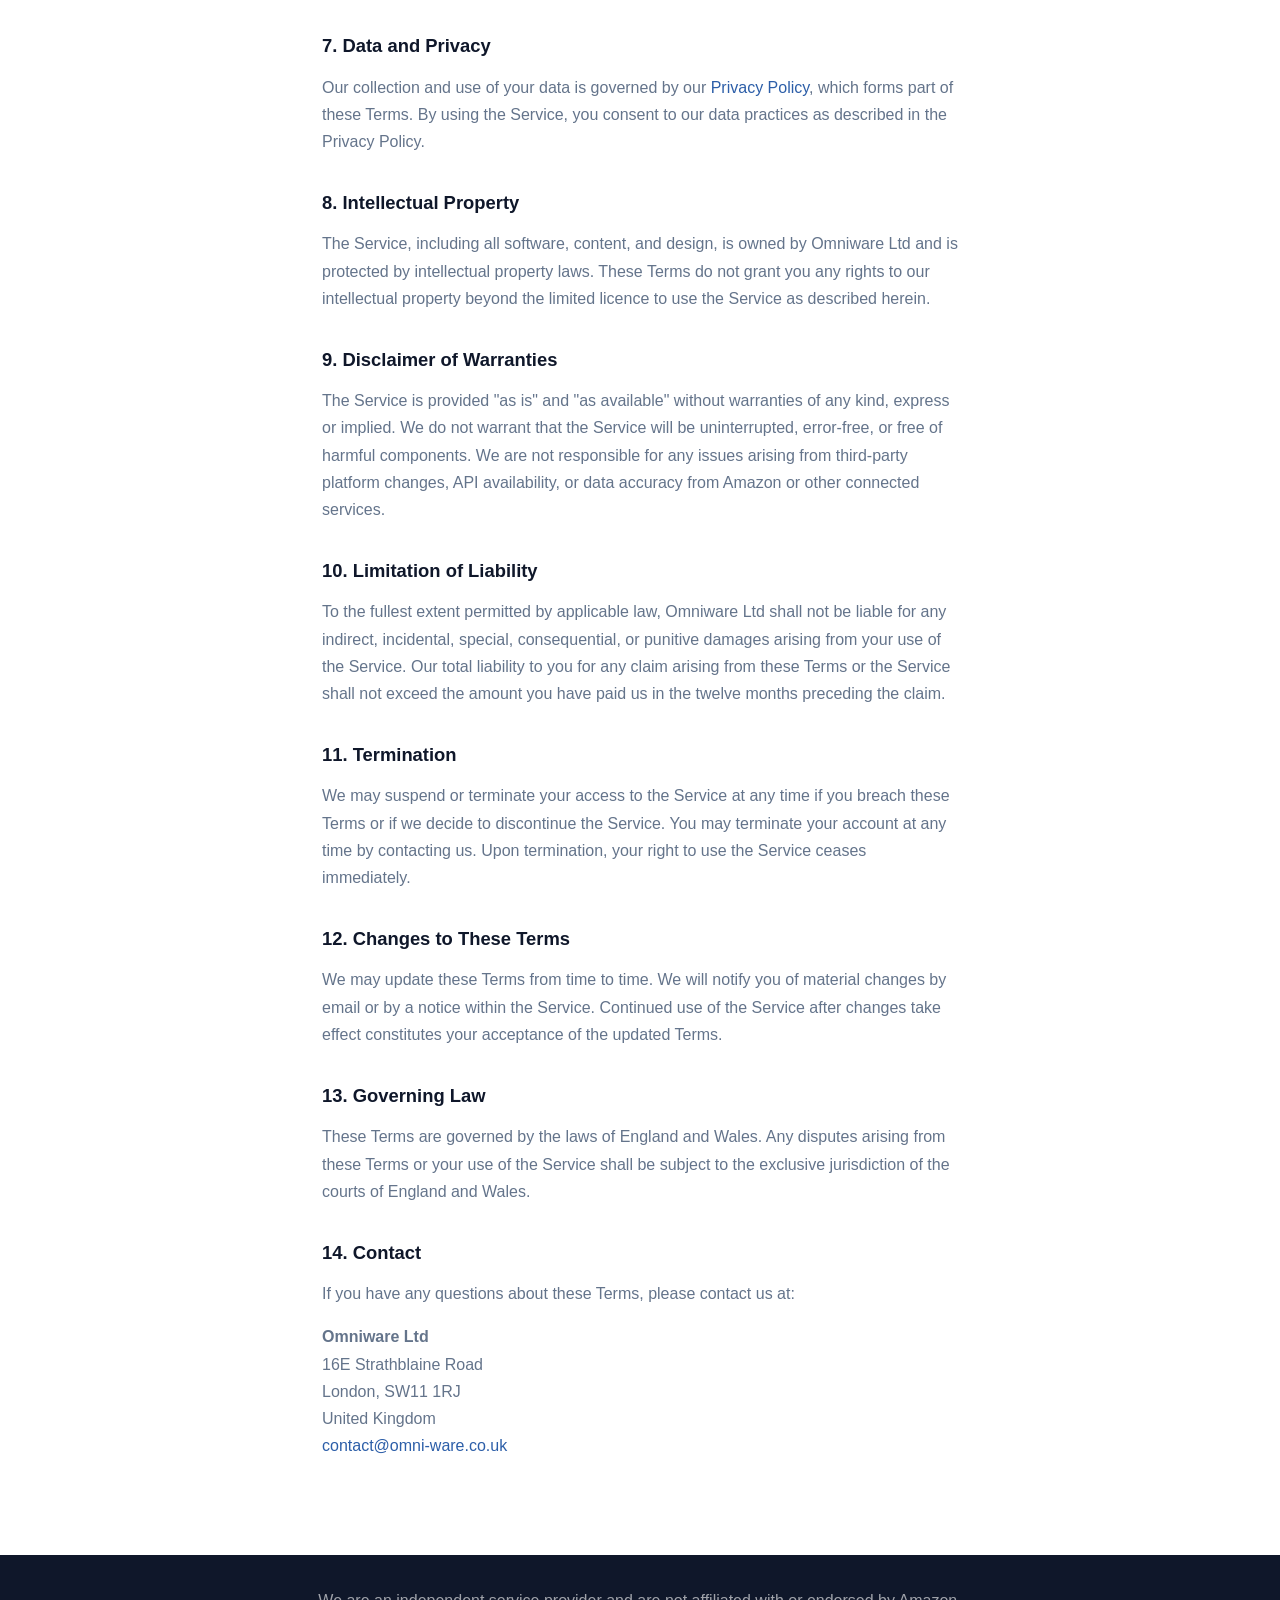
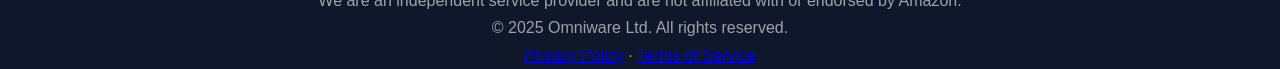
<file: terms.html>
<!DOCTYPE html>
<html lang="en">
<head>
    <meta charset="UTF-8">
    <meta name="viewport" content="width=device-width, initial-scale=1.0">
    <meta name="description" content="Omniware Ltd Terms of Service">
    <title>Terms of Service | Omniware Ltd</title>
    <link rel="stylesheet" href="styles.css">
</head>
<body>
    <header>
        <nav>
            <a href="index.html" class="logo"><img src="Logo.png" alt="Omniware"></a>
            <ul class="nav-links">
                <li><a href="index.html#platform">Platform</a></li>
                <li><a href="ppc.html">PPC</a></li>
                <li><a href="index.html#about">About</a></li>
                <li><a href="index.html#contact">Contact</a></li>
            </ul>
        </nav>
    </header>

    <main>
        <div class="policy-container">
            <a href="index.html" class="back-link">&larr; Back to Home</a>
            <h1>Terms of Service</h1>
            <p class="policy-date">Last updated: February 2025</p>

            <h2>1. Agreement to Terms</h2>
            <p>By accessing or using the Omniware platform and services ("Service") provided by Omniware Ltd ("we", "us", or "our"), you agree to be bound by these Terms of Service. If you do not agree to these terms, please do not use our Service.</p>

            <h2>2. Description of Service</h2>
            <p>Omniware provides a software platform for Amazon sellers that includes reporting and analytics, profit tracking, and Amazon advertising management tools. The Service connects to third-party platforms including Amazon Seller Central and Amazon Advertising via authorised APIs.</p>

            <h2>3. Account Registration</h2>
            <p>To use the Service, you must create an account and provide accurate, complete information. You are responsible for maintaining the confidentiality of your account credentials and for all activity that occurs under your account. You must notify us immediately of any unauthorised use of your account.</p>

            <h2>4. Authorised Use of Third-Party Platforms</h2>
            <p>When you connect your Amazon accounts to our Service, you authorise Omniware to access your Amazon data solely for the purpose of providing the Service. You confirm that you have the right to grant this access and that doing so does not violate any agreements you hold with Amazon or any other party.</p>
            <p>We access Amazon data only to the extent necessary to deliver the features you have enabled. We do not sell, share, or use your Amazon data for any purpose beyond providing and improving the Service.</p>

            <h2>5. Acceptable Use</h2>
            <p>You agree not to:</p>
            <ul>
                <li>Use the Service for any unlawful purpose or in violation of Amazon's terms of service</li>
                <li>Attempt to gain unauthorised access to any part of the Service or its related systems</li>
                <li>Reverse engineer, decompile, or otherwise attempt to extract the source code of the Service</li>
                <li>Use the Service to transmit any malicious code or harmful content</li>
                <li>Resell, sublicense, or otherwise make the Service available to third parties without our express written consent</li>
            </ul>

            <h2>6. Subscription and Payment</h2>
            <p>Access to certain features of the Service may require a paid subscription. Subscription fees are billed in advance and are non-refundable except as required by law. We reserve the right to change pricing with reasonable notice. Continued use of the Service after a price change constitutes your acceptance of the new price.</p>

            <h2>7. Data and Privacy</h2>
            <p>Our collection and use of your data is governed by our <a href="privacy.html">Privacy Policy</a>, which forms part of these Terms. By using the Service, you consent to our data practices as described in the Privacy Policy.</p>

            <h2>8. Intellectual Property</h2>
            <p>The Service, including all software, content, and design, is owned by Omniware Ltd and is protected by intellectual property laws. These Terms do not grant you any rights to our intellectual property beyond the limited licence to use the Service as described herein.</p>

            <h2>9. Disclaimer of Warranties</h2>
            <p>The Service is provided "as is" and "as available" without warranties of any kind, express or implied. We do not warrant that the Service will be uninterrupted, error-free, or free of harmful components. We are not responsible for any issues arising from third-party platform changes, API availability, or data accuracy from Amazon or other connected services.</p>

            <h2>10. Limitation of Liability</h2>
            <p>To the fullest extent permitted by applicable law, Omniware Ltd shall not be liable for any indirect, incidental, special, consequential, or punitive damages arising from your use of the Service. Our total liability to you for any claim arising from these Terms or the Service shall not exceed the amount you have paid us in the twelve months preceding the claim.</p>

            <h2>11. Termination</h2>
            <p>We may suspend or terminate your access to the Service at any time if you breach these Terms or if we decide to discontinue the Service. You may terminate your account at any time by contacting us. Upon termination, your right to use the Service ceases immediately.</p>

            <h2>12. Changes to These Terms</h2>
            <p>We may update these Terms from time to time. We will notify you of material changes by email or by a notice within the Service. Continued use of the Service after changes take effect constitutes your acceptance of the updated Terms.</p>

            <h2>13. Governing Law</h2>
            <p>These Terms are governed by the laws of England and Wales. Any disputes arising from these Terms or your use of the Service shall be subject to the exclusive jurisdiction of the courts of England and Wales.</p>

            <h2>14. Contact</h2>
            <p>If you have any questions about these Terms, please contact us at:</p>
            <p>
                <strong>Omniware Ltd</strong><br>
                16E Strathblaine Road<br>
                London, SW11 1RJ<br>
                United Kingdom<br>
                <a href="mailto:contact@omni-ware.co.uk">contact@omni-ware.co.uk</a>
            </p>
        </div>
    </main>

    <footer>
        <div class="footer-content">
            <p class="disclaimer">We are an independent service provider and are not affiliated with or endorsed by Amazon.</p>
            <p>&copy; 2025 Omniware Ltd. All rights reserved.</p>
            <p>
                <a href="privacy.html">Privacy Policy</a>
                <span class="footer-sep">&middot;</span>
                <a href="terms.html">Terms of Service</a>
            </p>
        </div>
    </footer>
</body>
</html>
</file>
<file: styles.css>
* {
    margin: 0;
    padding: 0;
    box-sizing: border-box;
}

:root {
    --primary: #0f172a;
    --secondary: #334155;
    --accent: #2c5ea8;
    --accent-hover: #24509a;
    --text: #1e293b;
    --text-light: #64748b;
    --border: #e2e8f0;
    --bg: #ffffff;
    --bg-alt: #f8fafc;
    --bg-dark: #0f172a;
    --radius: 16px;
}

body {
    font-family: 'Inter', -apple-system, BlinkMacSystemFont, 'Segoe UI', Roboto, sans-serif;
    line-height: 1.7;
    color: var(--text);
    background: var(--bg);
    -webkit-font-smoothing: antialiased;
}

/* ── Navigation ── */
header {
    background: rgba(255, 255, 255, 0.95);
    backdrop-filter: blur(12px);
    border-bottom: 1px solid var(--border);
    position: fixed;
    width: 100%;
    top: 0;
    z-index: 1000;
}

nav {
    max-width: 1200px;
    margin: 0 auto;
    padding: 1rem 2rem;
    display: flex;
    justify-content: space-between;
    align-items: center;
}

.logo {
    display: flex;
    align-items: center;
    text-decoration: none;
}

.logo img {
    height: 28px;
    width: auto;
}

.nav-links {
    display: flex;
    list-style: none;
    gap: 2.5rem;
}

.nav-links a {
    text-decoration: none;
    color: var(--text-light);
    font-weight: 500;
    font-size: 0.9rem;
    letter-spacing: 0.01em;
    transition: color 0.2s;
}

.nav-links a:hover {
    color: var(--primary);
}

.nav-toggle {
    display: none;
    background: none;
    border: none;
    cursor: pointer;
    padding: 0.5rem;
    flex-direction: column;
    gap: 5px;
}

.nav-toggle span {
    display: block;
    width: 22px;
    height: 2px;
    background: var(--text);
}

/* ── Hero ── */
.hero {
    position: relative;
    background: linear-gradient(135deg, #0f172a 0%, #1e3a5f 40%, #0f172a 100%);
    min-height: auto;
    display: flex;
    align-items: center;
    justify-content: center;
    overflow: hidden;
    padding-top: 6rem;
    padding-bottom: 2rem;
}

.hero-overlay {
    position: absolute;
    inset: 0;
    background: linear-gradient(135deg, #0f172a 0%, #1e3a5f 40%, #0f172a 100%);
}

.hero-content {
    position: relative;
    z-index: 1;
    text-align: center;
    padding: 2rem;
    max-width: 800px;
}

.hero-established {
    display: inline-block;
    font-size: 0.8rem;
    font-weight: 600;
    text-transform: uppercase;
    letter-spacing: 0.2em;
    color: rgba(255, 255, 255, 0.7);
    margin-bottom: 2rem;
    padding: 0.5rem 1.25rem;
    border: 1px solid rgba(255, 255, 255, 0.2);
    border-radius: 100px;
}

.hero h1 {
    font-size: 3.25rem;
    font-weight: 800;
    color: #fff;
    line-height: 1.1;
    letter-spacing: -0.03em;
    margin-bottom: 1.5rem;
}

.hero-sub {
    font-size: 1.1rem;
    color: rgba(255, 255, 255, 0.7);
    max-width: 600px;
    margin: 0 auto 2.5rem;
    line-height: 1.7;
}

.hero-buttons {
    display: flex;
    gap: 1rem;
    justify-content: center;
    flex-wrap: wrap;
}

.hero-cta {
    display: inline-block;
    background: var(--accent);
    color: #fff;
    text-decoration: none;
    font-weight: 600;
    font-size: 1rem;
    padding: 1rem 2.5rem;
    border-radius: 8px;
    transition: background 0.2s, transform 0.2s;
}

.hero-cta:hover {
    background: var(--accent-hover);
    transform: translateY(-1px);
}

.hero-cta-outline {
    background: transparent;
    color: #fff;
    border: 1px solid rgba(255, 255, 255, 0.3);
}

.hero-cta-outline:hover {
    background: rgba(255, 255, 255, 0.1);
    border-color: rgba(255, 255, 255, 0.5);
}

/* ── Shared Section ── */
.section-inner {
    max-width: 1200px;
    margin: 0 auto;
    padding: 0 2rem;
}

.section-label {
    font-size: 2rem;
    font-weight: 800;
    letter-spacing: -0.02em;
    color: var(--accent);
    margin-bottom: 0.5rem;
}

.section-header {
    text-align: center;
    margin-bottom: 2.5rem;
}

.section-header h2 {
    font-size: 1.05rem;
    font-weight: 400;
    color: var(--text-light);
    line-height: 1.6;
    max-width: 600px;
    margin: 0 auto;
}

/* ── How It Works ── */
.how-it-works {
    padding: 3rem 0 4rem;
    background: var(--bg);
}

.two-track {
    display: grid;
    grid-template-columns: 1fr 1fr;
    gap: 3rem;
}

.track {
    border: 1px solid var(--border);
    border-radius: var(--radius);
    padding: 2.5rem;
    background: var(--bg);
}

.track-header {
    margin-bottom: 2rem;
    padding-bottom: 1.5rem;
    border-bottom: 1px solid var(--border);
}

.track-header h3 {
    font-size: 1.35rem;
    font-weight: 700;
    color: var(--primary);
    margin-bottom: 0.35rem;
}

.track-subtitle {
    font-size: 0.9rem;
    color: var(--text-light);
}

.control-section {
    text-align: center;
    margin-bottom: 2rem;
}

.control-section h3 {
    font-size: 1.75rem;
    font-weight: 700;
    color: var(--primary);
    margin-bottom: 1.5rem;
    letter-spacing: -0.02em;
}

.control-grid {
    display: grid;
    grid-template-columns: repeat(3, 1fr);
    gap: 2rem;
    margin-bottom: 1.5rem;
}

.control-item {
    text-align: center;
    padding: 1.5rem;
}

.control-item svg {
    color: var(--accent);
    margin-bottom: 1rem;
}

.control-item h4 {
    font-size: 1.05rem;
    font-weight: 600;
    color: var(--primary);
    margin-bottom: 0.5rem;
}

.control-item p {
    font-size: 0.875rem;
    color: var(--text-light);
    line-height: 1.6;
}

.control-item-primary {
    background: var(--bg-alt);
    border-radius: var(--radius);
    border: 1px solid var(--border);
    padding: 2rem 1.5rem;
}

.control-item-primary h4 {
    font-size: 1.15rem;
}

.control-transparency {
    font-size: 0.85rem;
    color: var(--text-light);
    font-style: italic;
    margin-bottom: 1.5rem;
}

.control-footer {
    font-size: 1rem;
    color: var(--text);
    max-width: 650px;
    margin: 0 auto;
    font-weight: 500;
}

.how-it-works-sub {
    text-align: center;
    margin-bottom: 2rem;
}

.how-it-works-sub h3 {
    font-size: 2rem;
    font-weight: 800;
    color: var(--accent);
    margin-bottom: 0.35rem;
}

.how-it-works-sub p {
    font-size: 0.95rem;
    color: var(--text-light);
}

.track-details {
    margin-top: 1.5rem;
    padding-top: 1.5rem;
    border-top: 1px solid var(--border);
}

.track-dropdown {
    border-bottom: 1px solid var(--border);
}

.track-dropdown:last-child {
    border-bottom: none;
}

.track-dropdown summary {
    padding: 1rem 0;
    font-size: 0.9rem;
    font-weight: 600;
    color: var(--primary);
    cursor: pointer;
    list-style: none;
    display: flex;
    justify-content: space-between;
    align-items: center;
    transition: color 0.2s;
}

.track-dropdown summary::-webkit-details-marker {
    display: none;
}

.track-dropdown summary::after {
    content: "+";
    font-size: 1.2rem;
    font-weight: 400;
    color: var(--text-light);
    transition: transform 0.2s;
}

.track-dropdown[open] summary::after {
    content: "−";
}

.track-dropdown summary:hover {
    color: var(--accent);
}

.track-dropdown > ul {
    padding: 0 0 1rem;
    list-style: none;
}

.track-dropdown > ul > li {
    position: relative;
    padding-left: 1.5rem;
    margin-bottom: 0.5rem;
    font-size: 0.875rem;
    color: var(--text-light);
    line-height: 1.6;
}

.track-dropdown > ul > li:not(.included):not(.excluded)::before {
    content: "→";
    position: absolute;
    left: 0;
    color: var(--accent);
    font-weight: 600;
}

.checklist {
    list-style: none;
    padding: 0;
}

.checklist li {
    position: relative;
    padding-left: 1.5rem;
    margin-bottom: 0.5rem;
    font-size: 0.9rem;
    line-height: 1.6;
}

.checklist li.included {
    color: var(--text);
}

.checklist li.included::before {
    content: "✓";
    position: absolute;
    left: 0;
    color: #16a34a;
    font-weight: 700;
}

.checklist li.excluded {
    color: var(--text-light);
}

.checklist li.excluded::before {
    content: "✗";
    position: absolute;
    left: 0;
    color: #dc2626;
    font-weight: 700;
}

.track-note {
    font-size: 0.8rem;
    color: var(--text-light);
    font-style: italic;
    margin-top: 0.5rem;
}

.roadmap {
    position: relative;
}

.roadmap h4 {
    font-size: 1.05rem;
    font-weight: 600;
    color: var(--primary);
    margin-bottom: 0.5rem;
}

.roadmap-line {
    position: absolute;
    left: 24px;
    top: 0;
    bottom: 0;
    width: 2px;
    background: var(--border);
}

.roadmap-step {
    display: flex;
    gap: 2rem;
    padding-bottom: 3rem;
    position: relative;
}

.roadmap-step:last-child {
    padding-bottom: 0;
}

.roadmap-marker {
    position: relative;
    z-index: 1;
    flex-shrink: 0;
}

.step-number {
    display: flex;
    align-items: center;
    justify-content: center;
    width: 48px;
    height: 48px;
    background: var(--accent);
    color: #fff;
    font-weight: 700;
    font-size: 1.1rem;
    border-radius: 50%;
    box-shadow: 0 0 0 6px var(--bg);
}

.roadmap-content {
    padding-top: 0.5rem;
}

.roadmap-content h3 {
    font-size: 1.2rem;
    font-weight: 600;
    color: var(--primary);
    margin-bottom: 0.5rem;
}

.roadmap-content p {
    color: var(--text-light);
    font-size: 0.95rem;
    line-height: 1.7;
}

/* ── Trust Bar ── */
.trust-bar {
    text-align: center;
    padding: 1.5rem 0;
    margin: 1.5rem 0;
    border-top: 1px solid var(--border);
    border-bottom: 1px solid var(--border);
}

.trust-bar-label {
    font-size: 0.7rem;
    font-weight: 600;
    text-transform: uppercase;
    letter-spacing: 0.1em;
    color: var(--text-light);
    margin-bottom: 0.75rem;
}

.trust-bar-items {
    display: flex;
    justify-content: center;
    flex-wrap: wrap;
    gap: 0.75rem 2.5rem;
}

.trust-bar-items span {
    font-size: 0.85rem;
    color: var(--text-light);
    position: relative;
    padding-left: 1.25rem;
}

.trust-bar-items span::before {
    content: "✓";
    position: absolute;
    left: 0;
    color: var(--accent);
    font-weight: 700;
}

/* ── Table Intro ── */
.table-intro {
    text-align: center;
    margin: 2rem 0 1.5rem;
}

.table-intro h3 {
    font-size: 1.5rem;
    font-weight: 800;
    color: var(--accent);
    margin-bottom: 0.5rem;
}

.table-intro p {
    font-size: 0.95rem;
    color: var(--text-light);
}

.th-short {
    display: none;
}

/* ── Comparison Table ── */
.comparison-table-wrapper {
    margin-top: 2rem;
    overflow-x: auto;
}

.comparison-table {
    width: 100%;
    border-collapse: collapse;
    font-size: 0.9rem;
}

.comparison-table thead th {
    padding: 1.25rem 1.5rem;
    text-align: center;
    font-size: 1rem;
    font-weight: 700;
    color: var(--primary);
    border-bottom: 2px solid var(--border);
    white-space: nowrap;
}

.comparison-table thead th:first-child {
    text-align: left;
    white-space: normal;
}

.comparison-group td {
    padding: 1rem 1.5rem;
    font-size: 0.75rem;
    font-weight: 600;
    text-transform: uppercase;
    letter-spacing: 0.1em;
    color: var(--accent);
    background: var(--bg-alt);
    border-bottom: 2px solid var(--accent);
}

.comparison-table tbody tr:not(.comparison-group) td {
    padding: 1rem 1.5rem;
    border-bottom: 1px solid var(--border);
    vertical-align: middle;
}

.comparison-table tbody tr:not(.comparison-group) td:first-child {
    text-align: left;
}

.comparison-table tbody tr:not(.comparison-group) td:not(:first-child) {
    text-align: center;
    border-left: 1px solid var(--border);
}

.comparison-table thead th:not(:first-child) {
    border-left: 1px solid var(--border);
}

.comparison-table thead th:first-child,
.comparison-table tbody td:first-child {
    width: 50%;
}

.comparison-table thead th:not(:first-child) {
    width: 25%;
}

.comparison-table td strong {
    display: block;
    font-size: 0.9rem;
    font-weight: 600;
    color: var(--primary);
    margin-bottom: 0.15rem;
}

.comparison-table td span:not(.check):not(.cross) {
    display: block;
    font-size: 0.8rem;
    color: var(--text-light);
    line-height: 1.5;
}

.check {
    display: inline-flex;
    align-items: center;
    justify-content: center;
    width: 28px;
    height: 28px;
    background: #dcfce7;
    color: #16a34a;
    border-radius: 50%;
    font-weight: 700;
    font-size: 0.85rem;
}

.on-request {
    display: inline-block;
    font-size: 0.7rem;
    font-weight: 600;
    color: var(--accent);
    background: #eff6ff;
    padding: 0.25rem 0.6rem;
    border-radius: 100px;
    text-transform: uppercase;
    letter-spacing: 0.03em;
    cursor: pointer;
    -webkit-tap-highlight-color: transparent;
}

.cross {
    display: inline-flex;
    align-items: center;
    justify-content: center;
    width: 28px;
    height: 28px;
    background: #fef2f2;
    color: #dc2626;
    border-radius: 50%;
    font-weight: 700;
    font-size: 0.85rem;
}

/* ── Capabilities ── */
.capabilities {
    padding: 5rem 0;
    background: var(--bg-alt);
}

.capabilities-grid {
    display: grid;
    grid-template-columns: repeat(2, 1fr);
    gap: 1.5rem;
    max-width: 1200px;
    margin: 0 auto;
}

.capability-card {
    padding: 2rem;
    background: var(--bg);
    border: 1px solid var(--border);
    border-radius: var(--radius);
    display: flex;
    gap: 1.5rem;
    align-items: flex-start;
    transition: box-shadow 0.3s, transform 0.2s;
}

.capability-card:hover {
    box-shadow: 0 12px 30px rgba(0, 0, 0, 0.06);
    transform: translateY(-2px);
}

.capability-icon {
    width: 48px;
    height: 48px;
    min-width: 48px;
    background: #eff6ff;
    border-radius: 10px;
    display: flex;
    align-items: center;
    justify-content: center;
    color: var(--accent);
}

.capability-card h3 {
    font-size: 1.05rem;
    font-weight: 600;
    color: var(--primary);
    margin-bottom: 0.5rem;
}

.capability-card p {
    font-size: 0.9rem;
    color: var(--text-light);
    line-height: 1.7;
}

.capabilities-note {
    text-align: center;
    color: var(--text-light);
    font-size: 0.85rem;
    font-style: italic;
    margin-top: 2rem;
}

/* ── About ── */
.about {
    padding: 5rem 0;
    background: var(--bg);
}

.about-content {
    max-width: 680px;
}

.about-content h2 {
    font-size: 1.75rem;
    font-weight: 700;
    color: var(--primary);
    letter-spacing: -0.02em;
    line-height: 1.3;
    margin-bottom: 1.5rem;
}

.about-content p {
    color: var(--text-light);
    font-size: 1.05rem;
    line-height: 1.8;
    margin-bottom: 1.25rem;
}

.about-details {
    display: flex;
    gap: 3rem;
    margin-top: 2.5rem;
    padding-top: 2rem;
    border-top: 1px solid var(--border);
}

.about-detail strong {
    display: block;
    font-size: 0.85rem;
    font-weight: 600;
    color: var(--primary);
    margin-bottom: 0.25rem;
}

.about-detail span {
    font-size: 0.85rem;
    color: var(--text-light);
}

/* ── Contact ── */
.contact {
    padding: 4rem 0;
    background: var(--bg-alt);
}

.contact-centered {
}

.contact-centered h2 {
    font-size: 1.75rem;
    font-weight: 700;
    color: var(--primary);
    letter-spacing: -0.02em;
    line-height: 1.3;
    margin-bottom: 1.5rem;
}

.contact-centered p {
    color: var(--text-light);
    font-size: 1.05rem;
    line-height: 1.8;
}

.contact-email {
    display: inline-block;
    font-size: 1.2rem;
    font-weight: 600;
    color: var(--accent);
    text-decoration: none;
    margin-top: 1.5rem;
    transition: color 0.2s;
}

.contact-email:hover {
    color: var(--accent-hover);
}

/* ── Footer ── */
footer {
    background: var(--bg-dark);
    color: rgba(255, 255, 255, 0.6);
    padding: 2rem 0 0;
    text-align: center;
}

footer > .footer-inner > .footer-logo {
    margin-bottom: 1.5rem;
}

.footer-inner {
    max-width: 1200px;
    margin: 0 auto;
    padding: 0 2rem;
}

.footer-grid {
    display: grid;
    grid-template-columns: 2fr 1fr 1fr;
    gap: 4rem;
    padding-bottom: 3rem;
}

.footer-logo {
    height: 24px;
    width: auto;
    margin-bottom: 1rem;
    filter: brightness(0) invert(1);
    opacity: 0.8;
}

.footer-tagline {
    font-size: 0.9rem;
    line-height: 1.6;
    max-width: 280px;
}

.footer-col h4 {
    color: rgba(255, 255, 255, 0.9);
    font-size: 0.8rem;
    font-weight: 600;
    text-transform: uppercase;
    letter-spacing: 0.1em;
    margin-bottom: 1.25rem;
}

.footer-col ul {
    list-style: none;
}

.footer-col ul li {
    margin-bottom: 0.6rem;
}

.footer-col ul a {
    color: rgba(255, 255, 255, 0.5);
    text-decoration: none;
    font-size: 0.9rem;
    transition: color 0.2s;
}

.footer-col ul a:hover {
    color: rgba(255, 255, 255, 0.9);
}

.footer-bottom {
    border-top: 1px solid rgba(255, 255, 255, 0.08);
    padding: 1.5rem 0;
    display: flex;
    justify-content: space-between;
    font-size: 0.8rem;
}

.footer-bottom p {
    opacity: 0.5;
}

/* ── About Page ── */
.about-hero {
    padding: 10rem 0 4rem;
    background: var(--bg);
    text-align: center;
}

.about-hero h1 {
    font-size: 2.5rem;
    font-weight: 700;
    color: var(--primary);
    letter-spacing: -0.02em;
    margin-top: 0.5rem;
}

.about-intro {
    padding: 3rem 0;
    background: var(--bg-alt);
}

.about-intro-grid {
    display: grid;
    grid-template-columns: 1.5fr 1fr;
    gap: 4rem;
    align-items: start;
}

.about-intro-text h2 {
    font-size: 1.5rem;
    font-weight: 700;
    color: var(--primary);
    margin-bottom: 1.25rem;
}

.about-intro-text p {
    color: var(--text-light);
    font-size: 1rem;
    line-height: 1.8;
    margin-bottom: 1.25rem;
}

.about-intro-details {
    display: flex;
    flex-direction: column;
    gap: 1.25rem;
}

.about-detail-card {
    padding: 1.5rem;
    background: var(--bg);
    border: 1px solid var(--border);
    border-radius: var(--radius);
}

.about-detail-card h3 {
    font-size: 1rem;
    font-weight: 600;
    color: var(--primary);
    margin-bottom: 0.35rem;
}

.about-detail-card p {
    font-size: 0.875rem;
    color: var(--text-light);
    line-height: 1.6;
}

.about-approach {
    padding: 5rem 0;
    background: var(--bg);
}

.about-approach h2 {
    font-size: 1.5rem;
    font-weight: 700;
    color: var(--primary);
    margin-bottom: 2rem;
}

.approach-grid {
    display: grid;
    grid-template-columns: 1fr 1fr;
    gap: 2rem;
}

.approach-card {
    padding: 2rem;
    border: 1px solid var(--border);
    border-radius: var(--radius);
}

.approach-card h3 {
    font-size: 1.1rem;
    font-weight: 600;
    color: var(--primary);
    margin-bottom: 0.75rem;
}

.approach-card p {
    font-size: 0.95rem;
    color: var(--text-light);
    line-height: 1.7;
}

.about-values {
    padding: 3rem 0;
    background: var(--bg-alt);
}

.about-values h2 {
    font-size: 1.5rem;
    font-weight: 700;
    color: var(--primary);
    margin-bottom: 2rem;
}

.values-grid {
    display: grid;
    grid-template-columns: repeat(4, 1fr);
    gap: 1.5rem;
}

.value-item {
    padding: 1.5rem;
    background: var(--bg);
    border: 1px solid var(--border);
    border-radius: var(--radius);
}

.value-item h3 {
    font-size: 1rem;
    font-weight: 600;
    color: var(--primary);
    margin-bottom: 0.5rem;
}

.value-item p {
    font-size: 0.875rem;
    color: var(--text-light);
    line-height: 1.6;
}

.about-company {
    padding: 5rem 0;
    background: var(--bg);
}

.about-company h2 {
    font-size: 1.5rem;
    font-weight: 700;
    color: var(--primary);
    margin-bottom: 2rem;
}

.company-grid {
    display: grid;
    grid-template-columns: repeat(4, 1fr);
    gap: 1.5rem;
}

.company-card {
    padding: 1.5rem;
    border: 1px solid var(--border);
    border-radius: var(--radius);
}

.company-card h3 {
    font-size: 0.85rem;
    font-weight: 600;
    color: var(--primary);
    margin-bottom: 0.5rem;
}

.company-card p {
    font-size: 0.875rem;
    color: var(--text-light);
    line-height: 1.7;
}

.company-card a {
    color: var(--accent);
    text-decoration: none;
}

.company-card a:hover {
    text-decoration: underline;
}

.nav-active {
    color: var(--primary) !important;
}

@media (max-width: 1024px) {
    .about-intro-grid {
        grid-template-columns: 1fr;
        gap: 2.5rem;
    }

    .values-grid,
    .company-grid {
        grid-template-columns: repeat(2, 1fr);
    }
}

@media (max-width: 768px) {
    .about-hero {
        padding: 6rem 0 2rem;
    }

    .about-hero h1 {
        font-size: 1.75rem;
    }

    .about-intro {
        padding: 2rem 0 0;
    }

    .about-values {
        padding: 2rem 0 3rem;
    }

    .approach-grid,
    .values-grid,
    .company-grid {
        grid-template-columns: 1fr;
    }

    .about-intro-grid {
        gap: 1rem;
    }

    .values-grid {
        gap: 1rem;
    }
}

/* ── Policy / Terms ── */
.policy-container {
    max-width: 700px;
    margin: 0 auto;
    padding: 8rem 2rem 5rem;
}

.policy-container h1 {
    font-size: 2rem;
    font-weight: 700;
    color: var(--primary);
    margin-bottom: 0.5rem;
}

.policy-date {
    color: var(--text-light);
    font-size: 0.9rem;
    margin-bottom: 2.5rem;
}

.policy-container h2 {
    font-size: 1.15rem;
    font-weight: 600;
    color: var(--primary);
    margin: 2rem 0 0.75rem;
}

.policy-container p,
.policy-container ul {
    color: var(--text-light);
    margin-bottom: 1rem;
}

.policy-container ul {
    padding-left: 1.5rem;
}

.policy-container ul li {
    margin-bottom: 0.4rem;
}

.policy-container a {
    color: var(--accent);
    text-decoration: none;
}

.policy-container a:hover {
    text-decoration: underline;
}

.back-link {
    display: inline-block;
    color: var(--accent);
    text-decoration: none;
    margin-bottom: 2rem;
    font-size: 0.9rem;
}

.back-link:hover {
    text-decoration: underline;
}

/* ── Info Modal ── */
.info-modal {
    position: fixed;
    inset: 0;
    background: rgba(0, 0, 0, 0.4);
    display: flex;
    align-items: center;
    justify-content: center;
    z-index: 2000;
    padding: 1.5rem;
}

.info-modal-content {
    background: var(--bg);
    border-radius: var(--radius);
    padding: 2rem;
    max-width: 340px;
    width: 100%;
    text-align: center;
}

.info-modal-content p {
    font-size: 1.1rem;
    font-weight: 600;
    color: var(--primary);
    margin-bottom: 0.75rem;
}

.info-modal-content .info-modal-sub {
    font-size: 0.875rem;
    font-weight: 400;
    color: var(--text-light);
    line-height: 1.6;
    margin-bottom: 1.5rem;
}

.info-modal-content button {
    background: var(--accent);
    color: #fff;
    border: none;
    padding: 0.6rem 2rem;
    border-radius: 8px;
    font-size: 0.9rem;
    font-weight: 500;
    cursor: pointer;
}

/* ── Responsive ── */
@media (max-width: 1024px) {
    .contact-layout {
        grid-template-columns: 1fr;
        gap: 3rem;
    }

    .capabilities-grid {
        grid-template-columns: 1fr;
    }

    .footer-grid {
        grid-template-columns: 1fr 1fr;
        gap: 2.5rem;
    }
}

@media (max-width: 768px) {
    .hero h1 {
        font-size: 2rem;
    }

    .hero-sub {
        font-size: 0.95rem;
    }

    .hero-content {
        padding: 1.5rem;
    }

    nav {
        flex-direction: row;
        padding: 1rem 1.5rem;
    }

    .nav-toggle {
        display: flex;
    }

    .nav-links {
        display: none;
        position: absolute;
        top: 100%;
        left: 0;
        right: 0;
        background: var(--bg);
        flex-direction: column;
        padding: 1rem 1.5rem;
        gap: 1rem;
        border-bottom: 1px solid var(--border);
        box-shadow: 0 4px 12px rgba(0, 0, 0, 0.08);
    }

    .nav-links.nav-open {
        display: flex;
    }

    .control-grid {
        grid-template-columns: 1fr;
    }

    .two-track {
        grid-template-columns: 1fr;
    }

    .capabilities-grid {
        grid-template-columns: 1fr;
    }

    .about-details {
        flex-direction: column;
        gap: 1.5rem;
    }

    .section-header .section-label {
        font-size: 1.5rem;
    }

    .about-content h2,
    .contact-centered h2 {
        font-size: 1.5rem;
    }

    .how-it-works,
    .capabilities,
    .about,
    .contact {
        padding: 3rem 0;
    }

    .hero-buttons {
        flex-direction: column;
        align-items: center;
    }

    .hero-cta {
        width: 100%;
        text-align: center;
        max-width: 280px;
    }

    .trust-bar {
        text-align: center;
    }

    .trust-bar-items {
        flex-direction: column;
        align-items: center;
        gap: 0.5rem;
    }

    .comparison-table-wrapper {
        overflow-x: auto;
        -webkit-overflow-scrolling: touch;
    }

    .comparison-table {
        min-width: auto;
        width: 100%;
    }

    .comparison-table thead th:not(:first-child) {
        width: auto;
        min-width: 70px;
    }

    .comparison-table thead th:first-child,
    .comparison-table tbody td:first-child {
        width: auto;
    }

    .comparison-table thead th {
        font-size: 0.8rem;
        padding: 1rem 0.75rem;
    }

    .comparison-table tbody tr:not(.comparison-group) td {
        padding: 0.75rem;
    }

    .comparison-table td strong {
        font-size: 0.8rem;
    }

    .comparison-table td span:not(.check):not(.cross):not(.on-request) {
        font-size: 0.7rem;
    }

    .comparison-group td {
        font-size: 0.65rem;
        padding: 0.75rem;
    }

    .check, .cross {
        width: 24px;
        height: 24px;
        font-size: 0.75rem;
    }

    .on-request {
        font-size: 0;
        line-height: 0;
        padding: 0;
        width: 22px;
        height: 22px;
        text-indent: -9999px;
        border-radius: 50%;
        background: var(--accent);
        display: inline-flex;
        align-items: center;
        justify-content: center;
        position: relative;
        margin: 0 auto;
    }

    .on-request::before {
        content: "";
        width: 3px;
        height: 3px;
        background: #fff;
        border-radius: 50%;
        position: absolute;
        top: 5px;
        left: 50%;
        transform: translateX(-50%);
    }

    .on-request::after {
        content: "";
        width: 2.5px;
        height: 7px;
        background: #fff;
        border-radius: 1px;
        position: absolute;
        bottom: 5px;
        left: 50%;
        transform: translateX(-50%);
    }

    .comparison-table td span:not(.check):not(.cross):not(.on-request) {
        display: none;
    }

    .th-full {
        display: none;
    }

    .th-short {
        display: inline;
    }

    .roadmap-content h4 {
        font-size: 1rem;
    }

    .roadmap-content p {
        font-size: 0.85rem;
    }

    .track-header h3 {
        font-size: 1.15rem;
    }

    .track-subtitle {
        font-size: 0.8rem;
    }

    .table-intro h3 {
        font-size: 1.25rem;
    }

    .how-it-works-sub h3 {
        font-size: 1.5rem;
    }

    .control-section h3 {
        font-size: 1.35rem;
    }

    .footer-grid {
        grid-template-columns: 1fr;
        gap: 2rem;
    }

    .footer-bottom {
        flex-direction: column;
        gap: 0.5rem;
        text-align: center;
    }
}
</file>
